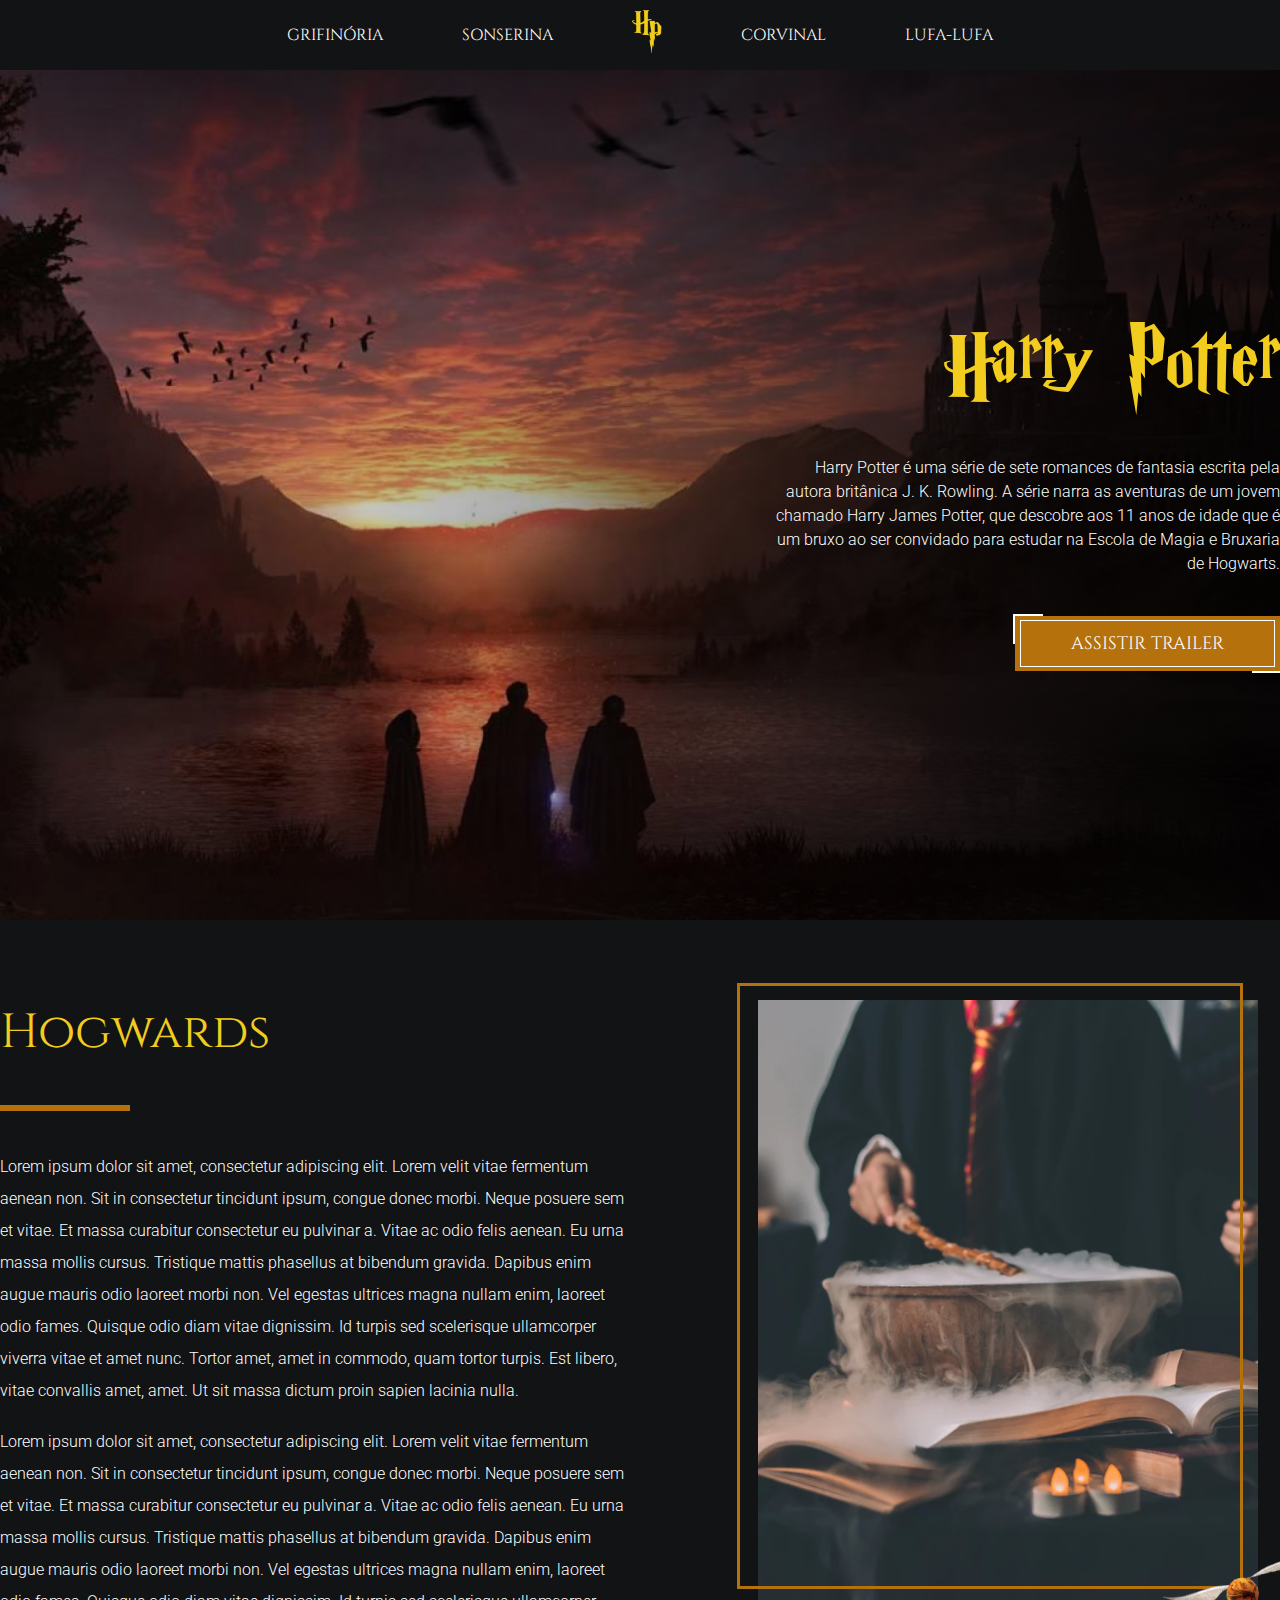
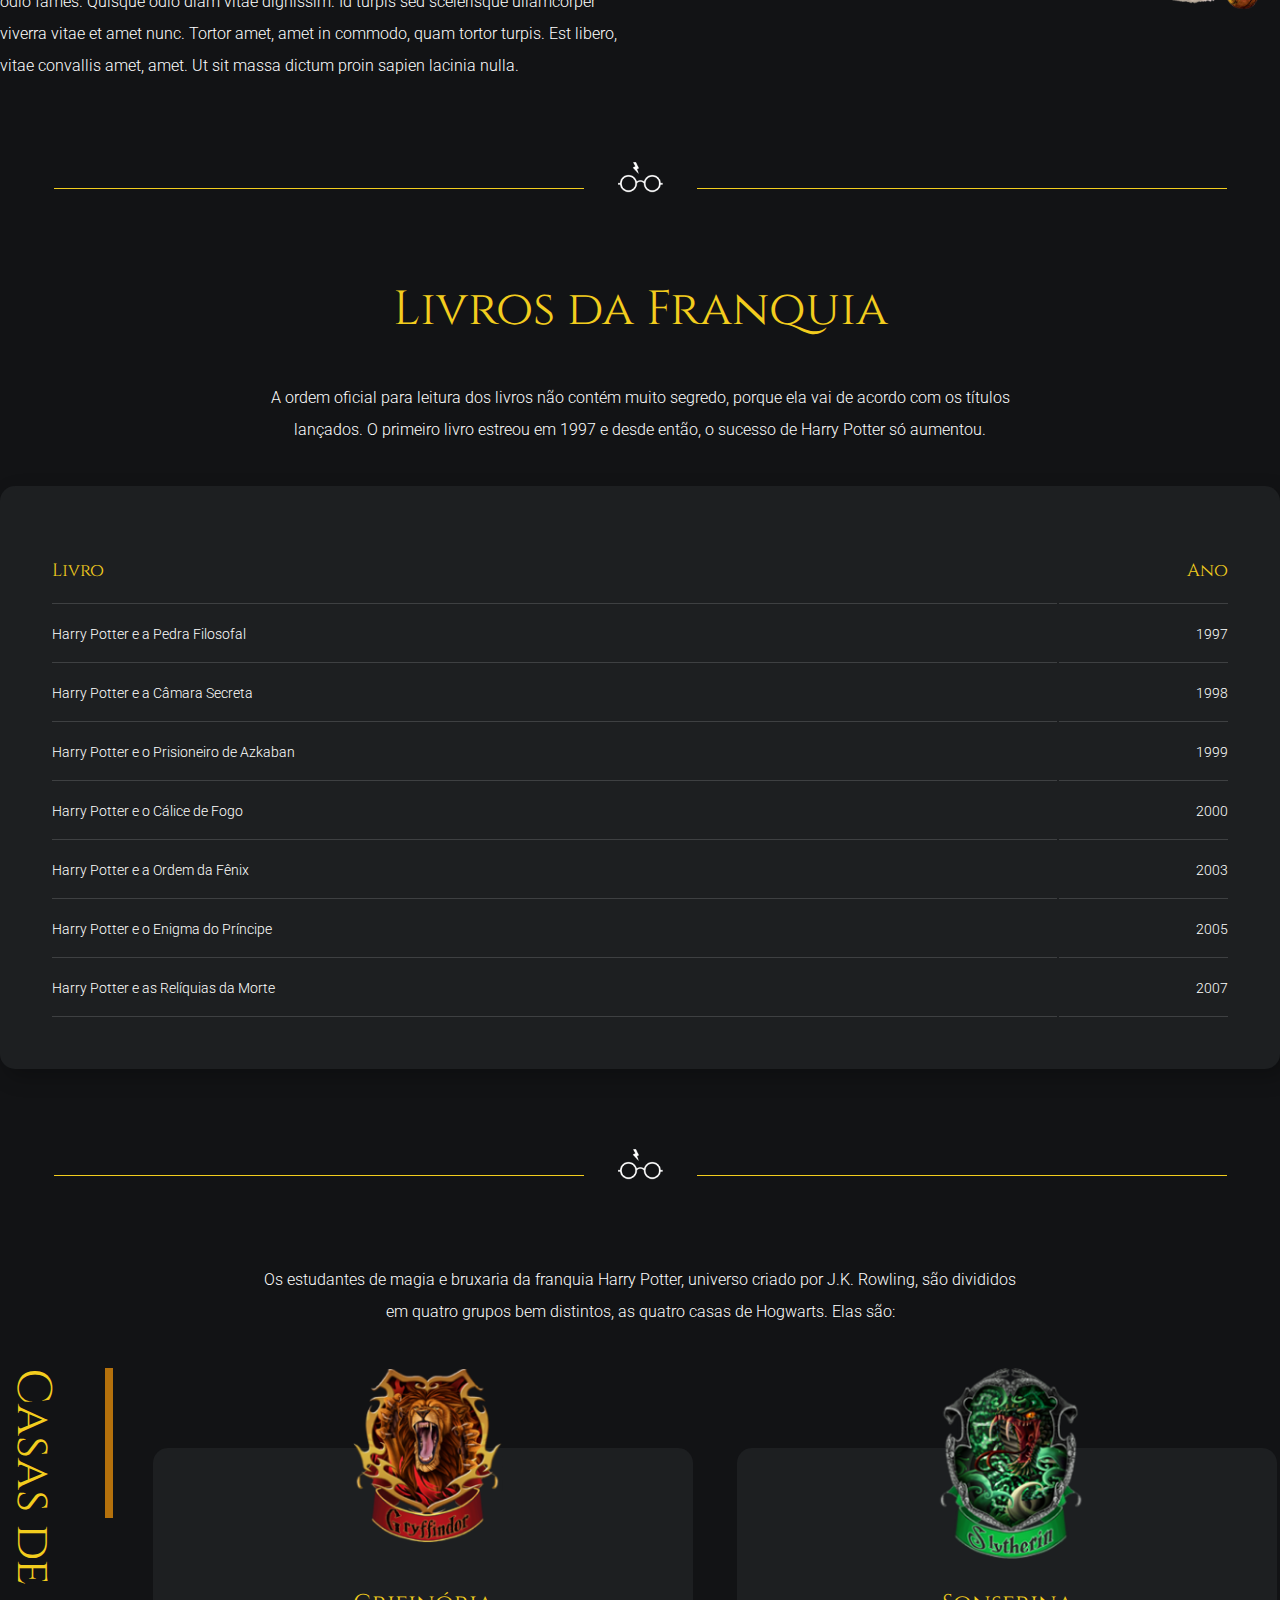
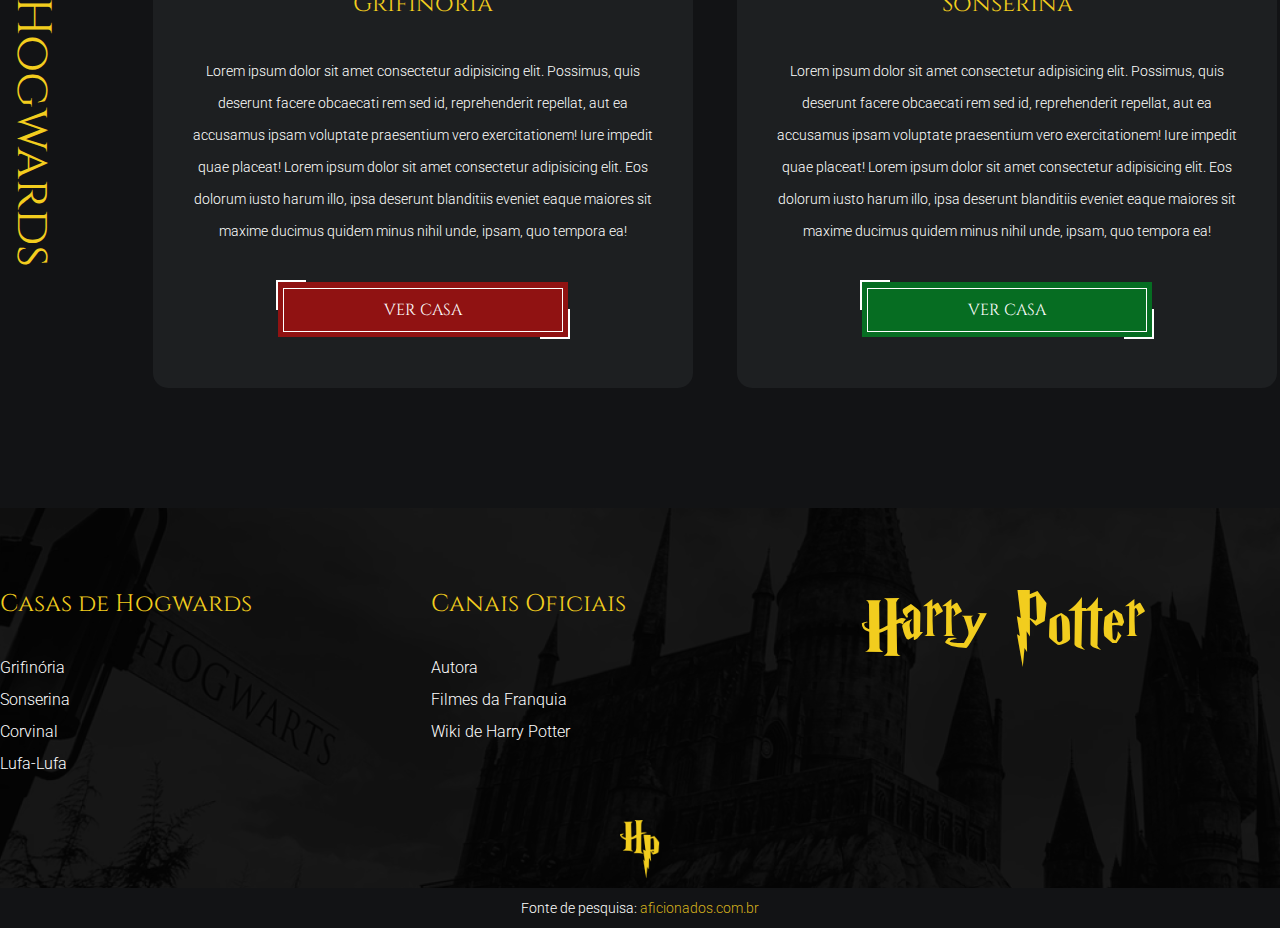
<file: index.html>
<!DOCTYPE html>
<html lang="pt-BR">
<head>
  <meta charset="UTF-8">
  <meta http-equiv="X-UA-Compatible" content="IE=edge">
  <meta name="viewport" content="width=device-width, initial-scale=1.0">
  <title>Harry Potter</title>

  <link rel="stylesheet" href="/css/global.css">
  <link rel="stylesheet" href="/css/home-styles.css">
</head>
<body>
  <!-- NAVBAR - MENU -->

  <nav class="navbar">
    <ul>
      <li><a class="nav-item" href="/grifinoria.html">Grifinória</a></li>
      <li><a class="nav-item" href="/sonserina.html">Sonserina</a></li>
      
      <li>
        <a class="nav-item" href="/">
          <img class="logo" src="/assets/images/logo-hp-yellow.png" alt="Harry Potter">
        </a>
      </li>
      
      <li><a class="nav-item" href="/corvinal.html">Corvinal</a></li>
      <li><a class="nav-item" href="/lufa-lufa.html">Lufa-Lufa</a></li>
    </ul>
  </nav> 

  <!-- HEADER - BANNER -->
  <header class="banner">
    <div class="banner-gradient-mask"></div>
    <div class="container">
      <h1>Harry Potter</h1>
      <p>Harry Potter é uma série de sete romances de fantasia escrita pela autora britânica J. K. Rowling. A série narra as aventuras de um jovem chamado Harry James Potter, que descobre aos 11 anos de idade que é um bruxo ao ser convidado para estudar na Escola de Magia e Bruxaria de Hogwarts. </p>
  
      <div class="button-wrapper">
        <div class="button-detail button-detail-left"></div>
        <button>
          <span>Assistir Trailer</span>
        </button>
        <div class="button-detail button-detail-right"></div>
      </div>
  </header>

  <main>
    <!-- SECTION: HOGWARDS -->

    <section class="section container" id="section-hogwards">
      <div class="infos">
        <h2>Hogwards</h2>
        <div class="title-divider"></div>
        <p>Lorem ipsum dolor sit amet, consectetur adipiscing elit. Lorem velit vitae fermentum aenean non. Sit in consectetur tincidunt ipsum, congue donec morbi. Neque posuere sem et vitae. Et massa curabitur consectetur eu pulvinar a. Vitae ac odio felis aenean. Eu urna massa mollis cursus. Tristique mattis phasellus at bibendum gravida. Dapibus enim augue mauris odio laoreet morbi non. Vel egestas ultrices magna nullam enim, laoreet odio fames.
          Quisque odio diam vitae dignissim. Id turpis sed scelerisque ullamcorper viverra vitae et amet nunc. Tortor amet, amet in commodo, quam tortor turpis. Est libero, vitae convallis amet, amet. Ut sit massa dictum proin sapien lacinia nulla.</p>
        <br>
        <p>Lorem ipsum dolor sit amet, consectetur adipiscing elit. Lorem velit vitae fermentum aenean non. Sit in consectetur tincidunt ipsum, congue donec morbi. Neque posuere sem et vitae. Et massa curabitur consectetur eu pulvinar a. Vitae ac odio felis aenean. Eu urna massa mollis cursus. Tristique mattis phasellus at bibendum gravida. Dapibus enim augue mauris odio laoreet morbi non. Vel egestas ultrices magna nullam enim, laoreet odio fames.
          Quisque odio diam vitae dignissim. Id turpis sed scelerisque ullamcorper viverra vitae et amet nunc. Tortor amet, amet in commodo, quam tortor turpis. Est libero, vitae convallis amet, amet. Ut sit massa dictum proin sapien lacinia nulla.</p>
      </div>

      <div class="section-image">
        <div class="image-frame"></div>
        <img src="/assets/images/hogwards.png" alt="Hogwards">
        <img src="/assets/images/pomo.png" alt="Pomo de ouro" class="frame-detail">
      </div>
    </section>

    <!-- SECTION DIVIDER -->

    <div class="section-divider container">
      <div class="section-divider-border"></div>
      <img src="/assets/images/harry-potter-icon.png" class="divider-icon">
      <div class="section-divider-border"></div>
    </div>

    <!-- SECTION: BOOKS -->

    <section class="section container" id="section-books">
      <h2>Livros da Franquia</h2>
      <p>A ordem oficial para leitura dos livros não contém muito segredo, porque ela vai de acordo com os títulos lançados. O primeiro livro estreou em 1997 e desde então, o sucesso de Harry Potter só aumentou.</p>
    
      <table>
        <thead>
          <tr>
            <th class="align-left">Livro</th>
            <th class="align-right">Ano</th>
          </tr>
        </thead>

        <tbody>
          <tr>
            <td class="align-left">Harry Potter e a Pedra Filosofal</td>
            <td class="align-right">1997</td>
          </tr>
          <tr>
            <td class="align-left">Harry Potter e a Câmara Secreta</td>
            <td class="align-right">1998</td>
          </tr>
          <tr>
            <td class="align-left">Harry Potter e o Prisioneiro de Azkaban</td>
            <td class="align-right">1999</td>
          </tr>
          <tr>
            <td class="align-left">Harry Potter e o Cálice de Fogo</td>
            <td class="align-right">2000</td>
          </tr>
          <tr>
            <td class="align-left">Harry Potter e a Ordem da Fênix</td>
            <td class="align-right">2003</td>
          </tr>
          <tr>
            <td class="align-left">Harry Potter e o Enigma do Príncipe</td>
            <td class="align-right">2005</td>
          </tr>
          <tr>
            <td class="align-left">Harry Potter e as Relíquias da Morte</td>
            <td class="align-right">2007</td>
          </tr>
        </tbody>
      </table>
    </section>

    <!-- SECTION DIVIDER -->

    <div class="section-divider container">
      <div class="section-divider-border"></div>
      <img src="/assets/images/harry-potter-icon.png" class="divider-icon">
      <div class="section-divider-border"></div>
    </div>

    <!-- SECTION: HOUSES -->

    <section class="section container" id="section-houses">
      <p>
        Os estudantes de magia e bruxaria da franquia Harry Potter, universo criado por J.K. Rowling, são divididos em quatro grupos bem distintos, as quatro casas de Hogwarts. Elas são:
      </p>

      <div class="infos">
        <h2>Casas de Hogwards</h2>
        <div class="title-divider-vertical"></div>

        <div class="houses">
          <!-- Grifinória -->
          <div class="card" id="grifinoria">
            <img src="/assets/images/grifinoria-logo-01.png" alt="Grifinória">
  
            <div class="card-info">
              <h3>Grifinória</h3>
  
              <p>Lorem ipsum dolor sit amet consectetur adipisicing elit. Possimus, quis deserunt facere obcaecati rem sed id, reprehenderit repellat, aut ea accusamus ipsam voluptate praesentium vero exercitationem! Iure impedit quae placeat! Lorem ipsum dolor sit amet consectetur adipisicing elit. Eos dolorum iusto harum illo, ipsa deserunt blanditiis eveniet eaque maiores sit maxime ducimus quidem minus nihil unde, ipsam, quo tempora ea!</p>
            
              <a href="/grifinoria.html">
                <div class="button-wrapper">
                  <div class="button-detail button-detail-left"></div>
                  <button><span>Ver Casa</span></button>
                  <div class="button-detail button-detail-right"></div>
                </div>
              </a>
            </div>
          </div>
  
           <!-- Sonserina -->
           <div class="card" id="sonserina">
            <img src="/assets/images/sonserina-logo-01.png" alt="Sonserina">
  
            <div class="card-info">
              <h3>Sonserina</h3>
  
              <p>Lorem ipsum dolor sit amet consectetur adipisicing elit. Possimus, quis deserunt facere obcaecati rem sed id, reprehenderit repellat, aut ea accusamus ipsam voluptate praesentium vero exercitationem! Iure impedit quae placeat! Lorem ipsum dolor sit amet consectetur adipisicing elit. Eos dolorum iusto harum illo, ipsa deserunt blanditiis eveniet eaque maiores sit maxime ducimus quidem minus nihil unde, ipsam, quo tempora ea!</p>
            
              <a href="/sonserina.html">
                <div class="button-wrapper">
                  <div class="button-detail button-detail-left"></div>
                  <button><span>Ver Casa</span></button>
                  <div class="button-detail button-detail-right"></div>
                </div>
              </a>
            </div>
          </div>
  
          <!-- Corvinal -->
          <div class="card" id="corvinal">
            <img src="/assets/images/corvinal-logo-01.png" alt="Corvinal">
  
            <div class="card-info">
              <h3>Corvinal</h3>
  
              <p>Lorem ipsum dolor sit amet consectetur adipisicing elit. Possimus, quis deserunt facere obcaecati rem sed id, reprehenderit repellat, aut ea accusamus ipsam voluptate praesentium vero exercitationem! Iure impedit quae placeat! Lorem ipsum dolor sit amet consectetur adipisicing elit. Eos dolorum iusto harum illo, ipsa deserunt blanditiis eveniet eaque maiores sit maxime ducimus quidem minus nihil unde, ipsam, quo tempora ea!</p>
            
              <a href="/corvinal.html">
                <div class="button-wrapper">
                  <div class="button-detail button-detail-left"></div>
                  <button><span>Ver Casa</span></button>
                  <div class="button-detail button-detail-right"></div>
                </div>
              </a>
            </div>
          </div>
  
          <!-- Lufa-Lufa -->
          <div class="card" id="lufa-lufa">
            <img src="/assets/images/lufa-lufa-logo-01.png" alt="Lufa-Lufa">
  
            <div class="card-info">
              <h3>Lufa-Lufa</h3>
  
              <p>Lorem ipsum dolor sit amet consectetur adipisicing elit. Possimus, quis deserunt facere obcaecati rem sed id, reprehenderit repellat, aut ea accusamus ipsam voluptate praesentium vero exercitationem! Iure impedit quae placeat! Lorem ipsum dolor sit amet consectetur adipisicing elit. Eos dolorum iusto harum illo, ipsa deserunt blanditiis eveniet eaque maiores sit maxime ducimus quidem minus nihil unde, ipsam, quo tempora ea!</p>
            
              <a href="/lufa-lufa.html">
                <div class="button-wrapper">
                  <div class="button-detail button-detail-left"></div>
                  <button><span>Ver Casa</span></button>
                  <div class="button-detail button-detail-right"></div>
                </div>
              </a>
            </div>
          </div>
        </div>
      </div>
    </section>
  </main>

  <footer>
    <div class="footer-links container">
      <div class="footer-list">
        <h3>Casas de Hogwards</h3>
  
        <ul>
          <li><a href="/grifinoria.html">Grifinória</a></li>
          <li><a href="/sonserina.html">Sonserina</a></li>
          <li><a href="/corvinal.html">Corvinal</a></li>
          <li><a href="/lufa-lufa.html">Lufa-Lufa</a></li>
        </ul>
      </div>
  
      <div class="footer-list">
        <h3>Canais Oficiais</h3>
  
        <ul>
          <li><a href="/">Autora</a></li>
          <li><a href="/">Filmes da Franquia</a></li>
          <li><a href="/">Wiki de Harry Potter</a></li>
        </ul>
      </div>
  
      <div class="footer-logo">
        <h1>Harry Potter</h1>
      </div>
    </div>

    <div class="icon">
      <img src="/assets/images/logo-hp-yellow.png" alt="Harry Potter">
    </div>

    <div class="research-source">
      Fonte de pesquisa: <a href="http://www.aficionados.com.br" target="_blank">aficionados.com.br</a>
    </div>
  </footer>
</body>
</html>
</file>
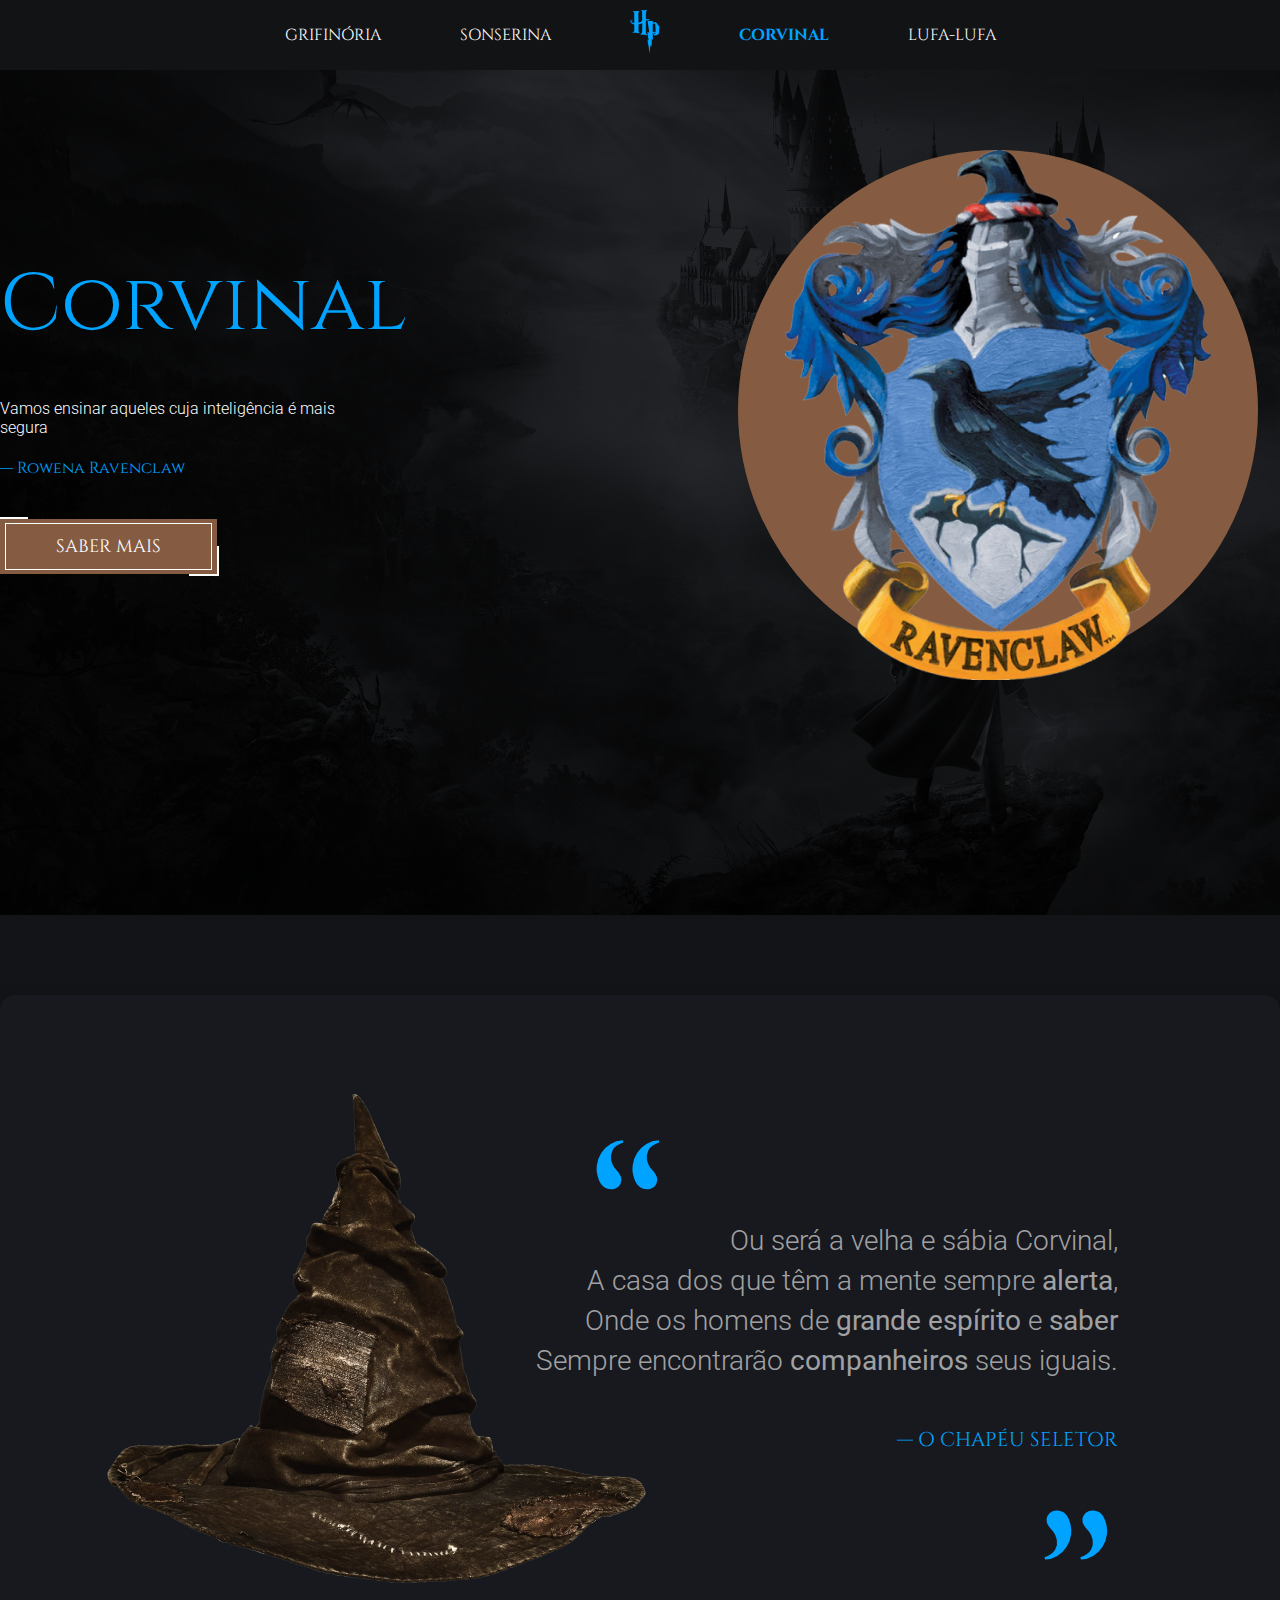
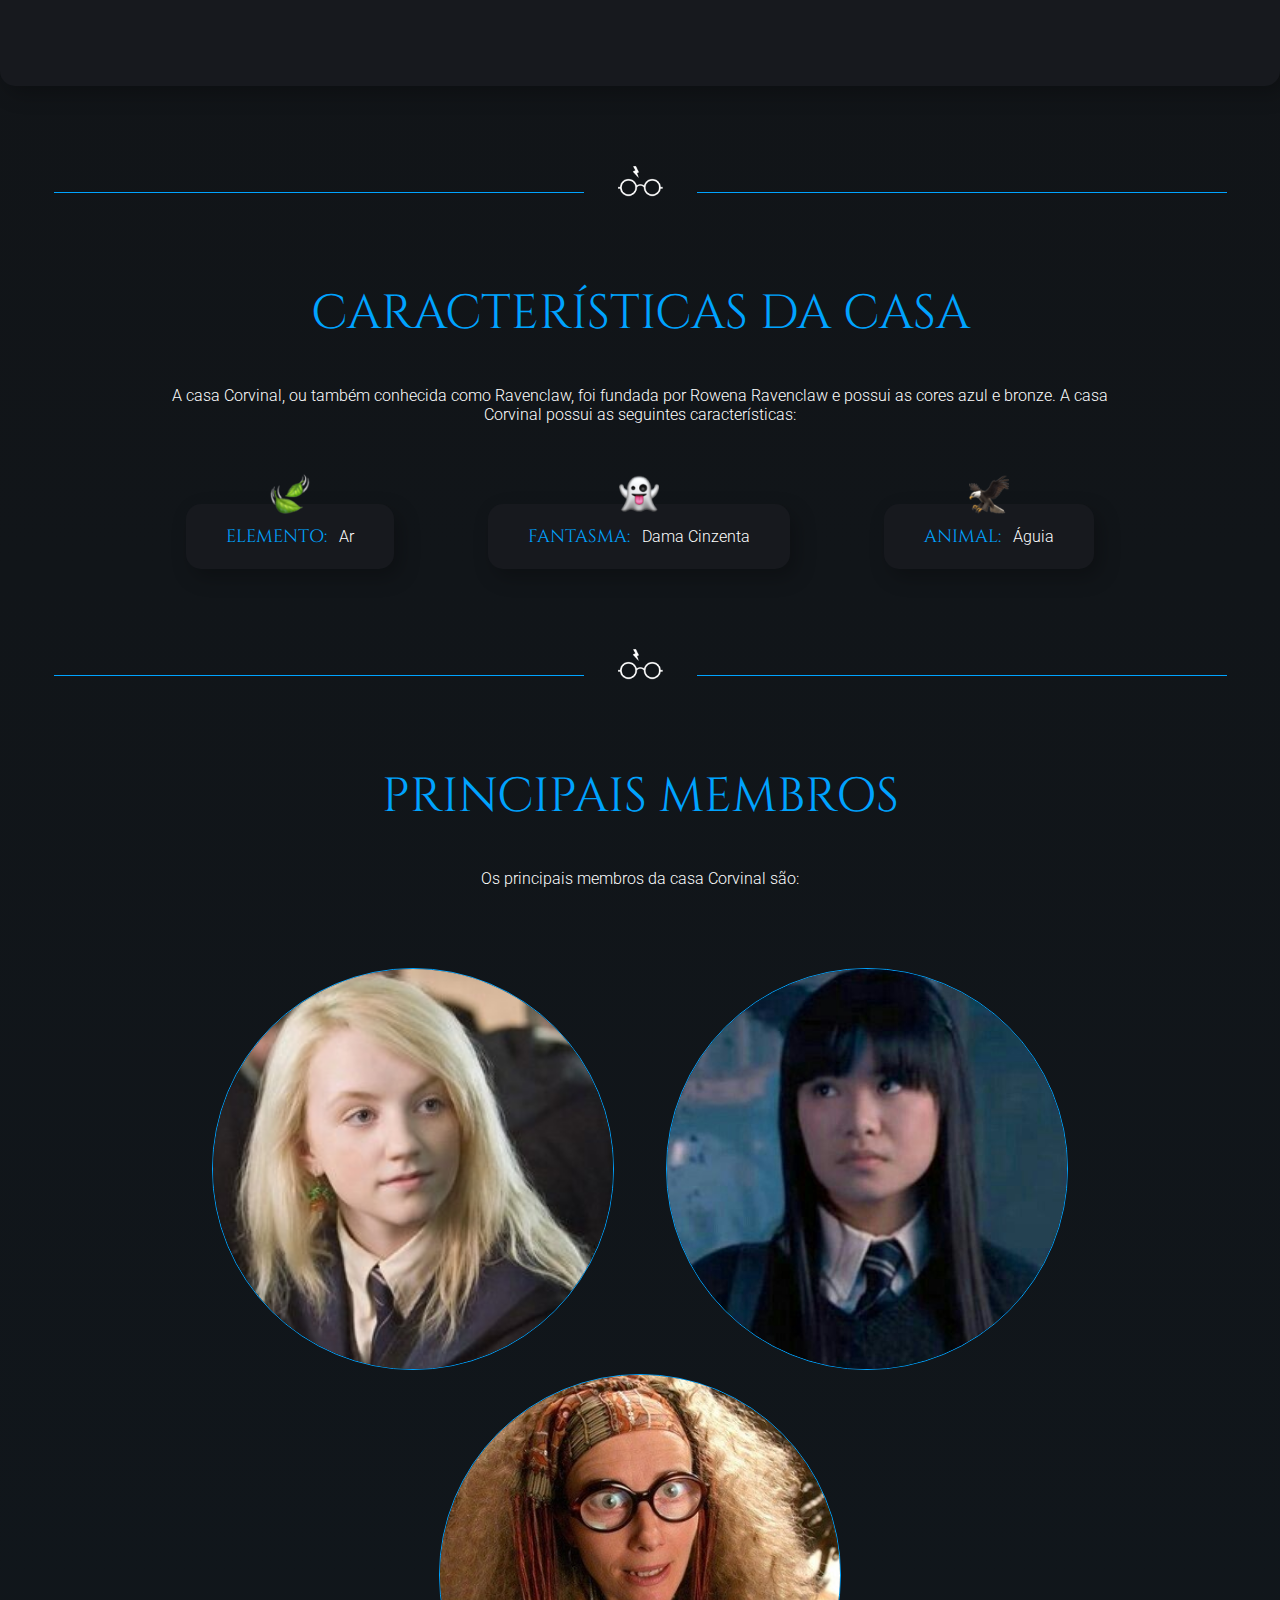
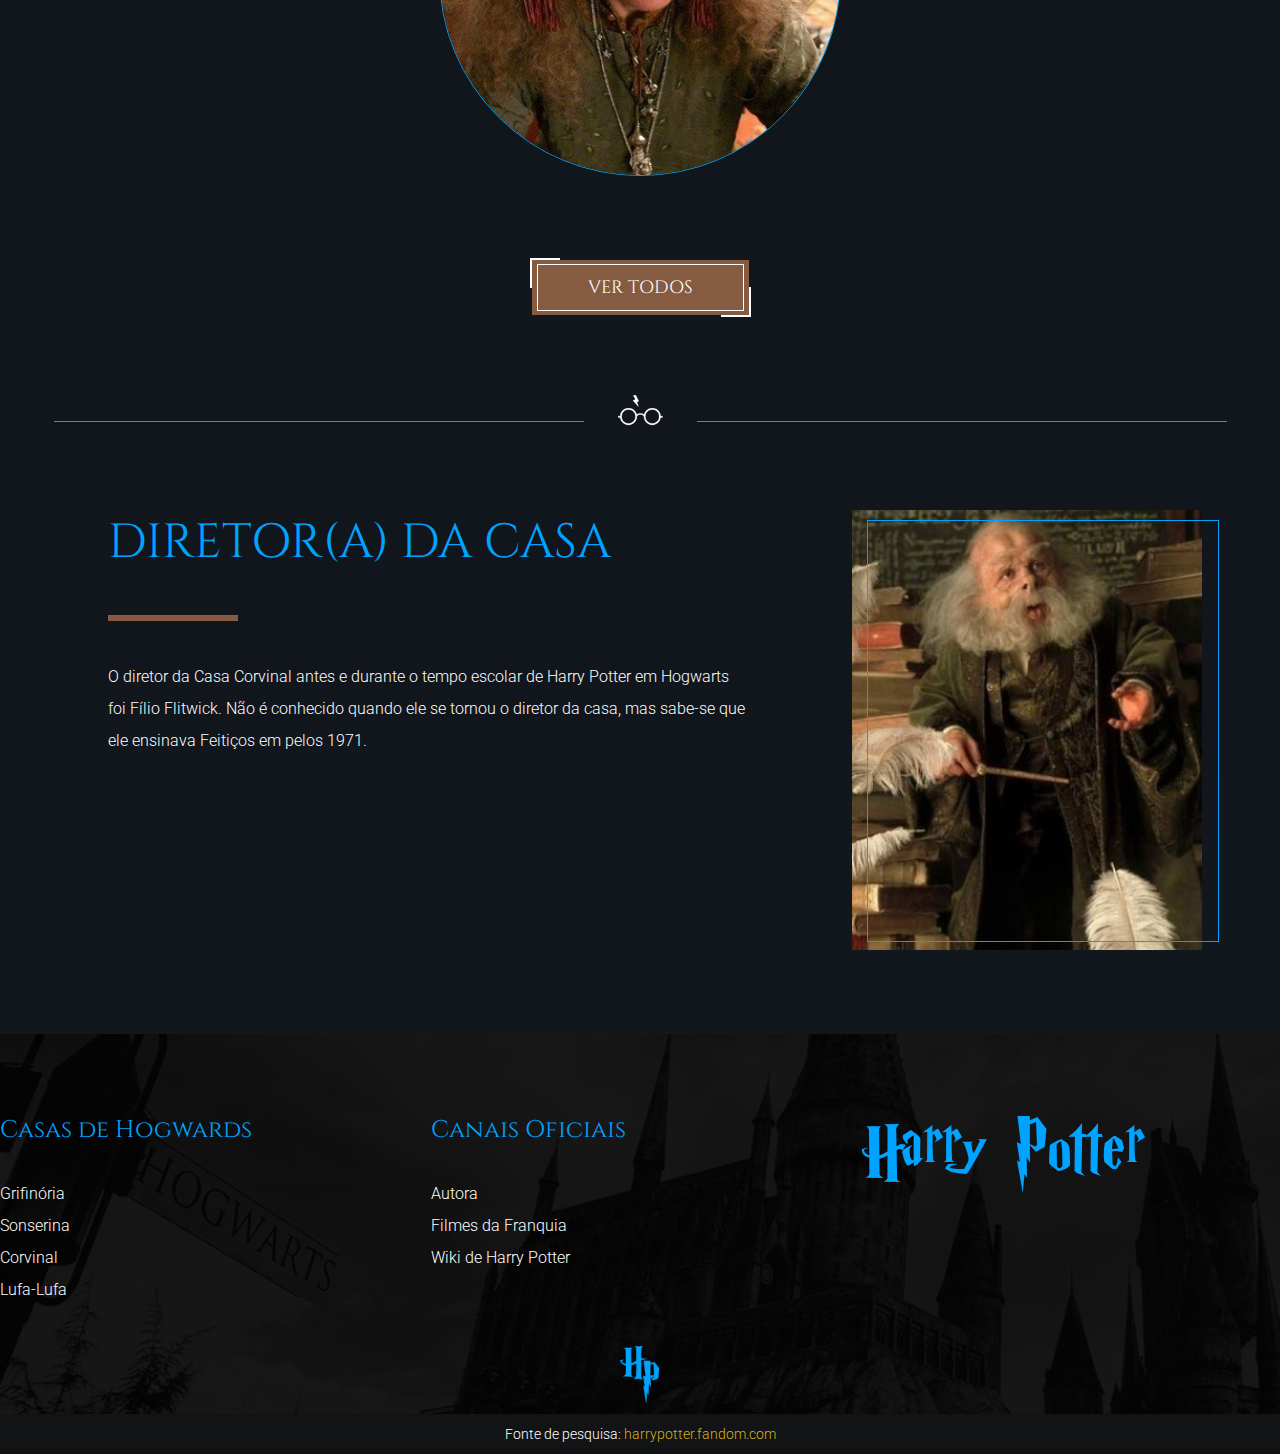
<file: corvinal.html>
<!DOCTYPE html>
<html lang="pt-BR">
<head>
  <meta charset="UTF-8">
  <meta http-equiv="X-UA-Compatible" content="IE=edge">
  <meta name="viewport" content="width=device-width, initial-scale=1.0">
  
  <link rel="stylesheet" href="css/global.css">
  <link rel="stylesheet" href="/css/houses-styles.css">
  
  <title>Harry Potter | Grifinória</title>
</head>
<body id="page-house-ravenclaw">

  <!-- NAVBAR - MENU -->

  <nav class="navbar">
    <ul>
      <li><a class="nav-item " href="/grifinoria.html">Grifinória</a></li>
      <li><a class="nav-item" href="/sonserina.html">Sonserina</a></li>
      
      <li>
        <a class="nav-item" href="/">
          <img class="logo" src="/assets/images/logo-hp-blue.png" alt="Harry Potter">
        </a>
      </li>
      
      <li><a class="nav-item active" href="/corvinal.html">Corvinal</a></li>
      <li><a class="nav-item" href="/lufa-lufa.html">Lufa-Lufa</a></li>
    </ul>
  </nav> 

   <!-- HEADER - BANNER -->

   <header class="banner">
    <div class="container">
      <div class="header-infos">
        <h1>Corvinal</h1>
        <p>Vamos ensinar aqueles cuja inteligência é mais segura</p>
        <p class="author">— Rowena Ravenclaw</p>
        <div class="button-wrapper">
          <div class="button-detail button-detail-left"></div>
          <button><span>Saber Mais</span></button>
          <div class="button-detail button-detail-right"></div>
        </div>
      </div>
      <div class="header-infos house-logo">
        <div class="circle-wrapper">
          <img src="/assets/images/house-ravenclaw-header.png" alt="Corvinal">
        </div>
      </div>
    </div>
  </header>

  <main>
    <!-- SECTION SELECTOR HAT QUOTE -->

    <section class="section container" id="selector-hat-quote">
      <div class="card">
        <div class="selector-hat">
          <img src="/assets/images/selector-hat.png" alt="Chapéu Seletor">
        </div>
        <div class="quote">
          <span class="quote-icon left">“</span>
          <p>Ou será a velha e sábia Corvinal, <br>
            A casa dos que têm a mente sempre <b>alerta</b>, <br>
            Onde os homens de <b>grande espírito</b> e <b>saber</b> <br>
            Sempre encontrarão <b>companheiros</b> seus iguais.
          </p> <br>
          <p class="author">— o chapéu seletor</p>
          <span class="quote-icon right">”</span>
        </div>
      </div>
    </section>

    <!-- SECTION DIVIDER -->

    <div class="section-divider container">
      <div class="section-divider-border"></div>
      <img src="/assets/images/harry-potter-icon.png" class="divider-icon">
      <div class="section-divider-border"></div>
    </div>

    <!-- SECTION HOUSE FEATURES -->

    <section class="section container" id="section-house-features">
      <h2>Características da Casa</h2>
      <p class="description">A casa Corvinal, ou também conhecida como Ravenclaw, foi fundada por Rowena Ravenclaw e possui as cores azul e bronze. A casa Corvinal possui as seguintes características:</p>
    
      <div class="house-features-container">
        <div class="card">
          <div class="icon"><img src="/assets/images/emoji-wind.png" alt="Ar"></div>
          <span class="feature">Elemento:</span>
          <span class="feature-value">Ar</span>
        </div>
        <div class="card" id="ghost">
          <div class="icon"><img src="/assets/images/emoji-ghost.png" alt="Fantasma"></div>
          <span class="feature">Fantasma:</span>
          <span class="feature-value">Dama Cinzenta</span>
        </div>
        <div class="card">
          <div class="icon"><img src="/assets/images/emoji-eagle.png" alt="Águia"></div>
          <span class="feature">Animal:</span>
          <span class="feature-value">Águia</span>
        </div>
      </div>
    </section>

    <!-- SECTION DIVIDER -->

    <div class="section-divider container">
      <div class="section-divider-border"></div>
      <img src="/assets/images/harry-potter-icon.png" class="divider-icon">
      <div class="section-divider-border"></div>
    </div>

    <!-- SECTION MEMBERS -->

    <section class="section container" id="section-house-members">
      <h2>Principais Membros</h2>
      <p class="description">Os principais membros da casa Corvinal são:</p>
    
      <div class="members">
        <div class="member-picture">
          <img src="/assets/images/house-members/member_ravenclaw_01.jpg" alt="Luna Lovegood">
        </div>

        <div class="member-picture">
          <img src="/assets/images/house-members/member_ravenclaw_02.jpg" alt="Cho Chang">
        </div>

        <div class="member-picture">
          <img src="/assets/images/house-members/member_ravenclaw_03.jpg" alt="Sibila Trelawney">
        </div>
      </div>

      <div class="actions">
        <div class="button-wrapper">
          <div class="button-detail button-detail-left"></div>
          <button>
            <span>Ver Todos</span>
          </button>
          <div class="button-detail button-detail-right"></div>
        </div>
      </div>
    </section>

    <!-- SECTION DIVIDER -->

    <div class="section-divider container">
      <div class="section-divider-border"></div>
      <img src="/assets/images/harry-potter-icon.png" class="divider-icon">
      <div class="section-divider-border"></div>
    </div>

    <!-- SECTION HOUSE DIRECTOR  -->

    <section class="section container" id="section-house-director">
      <div class="infos">
        <h2>Diretor(a) da Casa</h2>
        <div class="title-divider"></div>
        <p>O diretor da Casa Corvinal antes e durante o tempo escolar de Harry Potter em Hogwarts foi Fílio Flitwick. Não é conhecido quando ele se tornou o diretor da casa, mas sabe-se que ele ensinava Feitiços em pelos 1971.</p>
      </div>

      <div class="section-image">
        <div class="image-frame"></div>
        <img src="/assets/images/house-members/ravenclaw-director.png" alt="Fílio Flitwick">
      </div>
    </section>
  </main>

   <!-- FOOTER -->

   <footer>
    <div class="footer-links container">
      <div class="footer-list">
        <h3>Casas de Hogwards</h3>
  
        <ul>
          <li><a href="/grifinoria.html">Grifinória</a></li>
          <li><a href="/sonserina.html">Sonserina</a></li>
          <li><a href="/corvinal.html">Corvinal</a></li>
          <li><a href="/lufa-lufa.html">Lufa-Lufa</a></li>
        </ul>
      </div>
  
      <div class="footer-list">
        <h3>Canais Oficiais</h3>
  
        <ul>
          <li><a href="/">Autora</a></li>
          <li><a href="/">Filmes da Franquia</a></li>
          <li><a href="/">Wiki de Harry Potter</a></li>
        </ul>
      </div>
  
      <div class="footer-logo">
        <h1>Harry Potter</h1>
      </div>
    </div>

    <div class="icon">
      <img src="/assets/images/logo-hp-blue.png" alt="Harry Potter">
    </div>

    <div class="research-source">
      Fonte de pesquisa: <a href="http://www.harrypotter.fandom.com" target="_blank">harrypotter.fandom.com</a>
    </div>
  </footer>
</body>
</html>
</file>
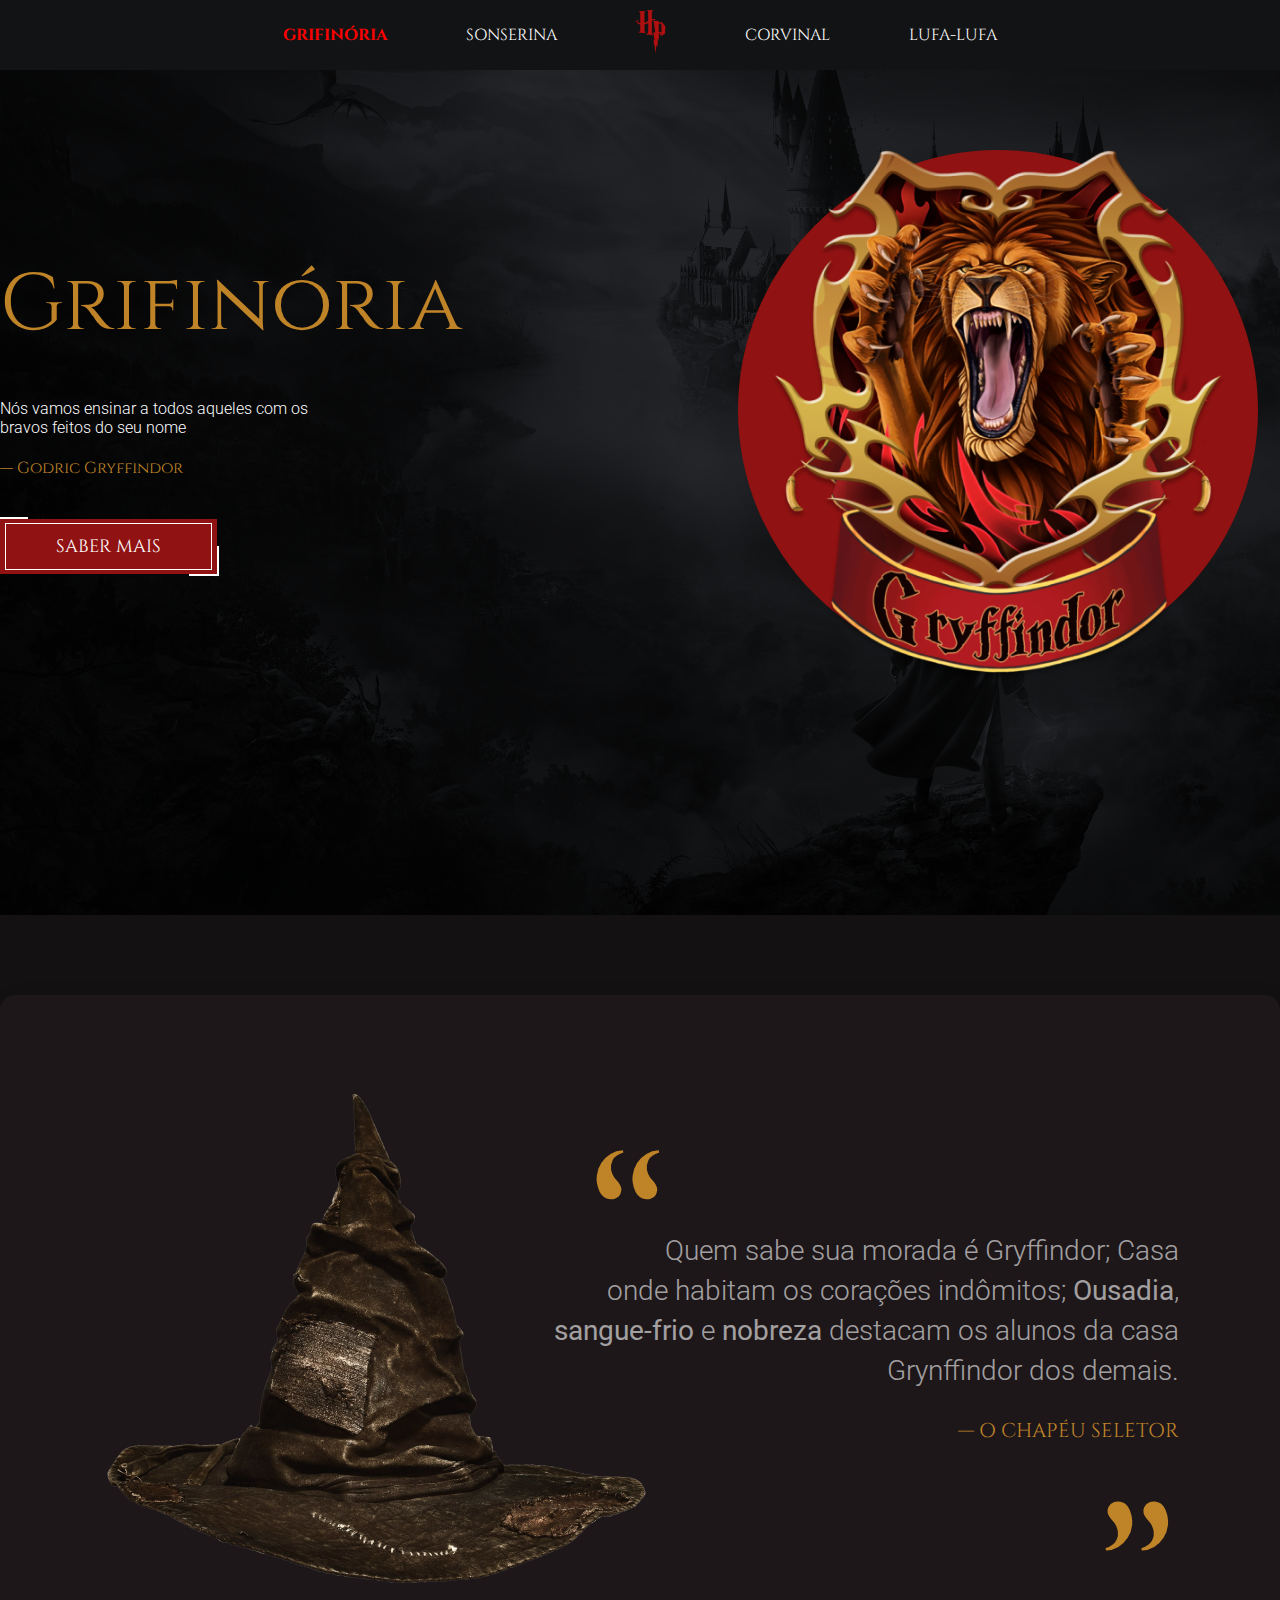
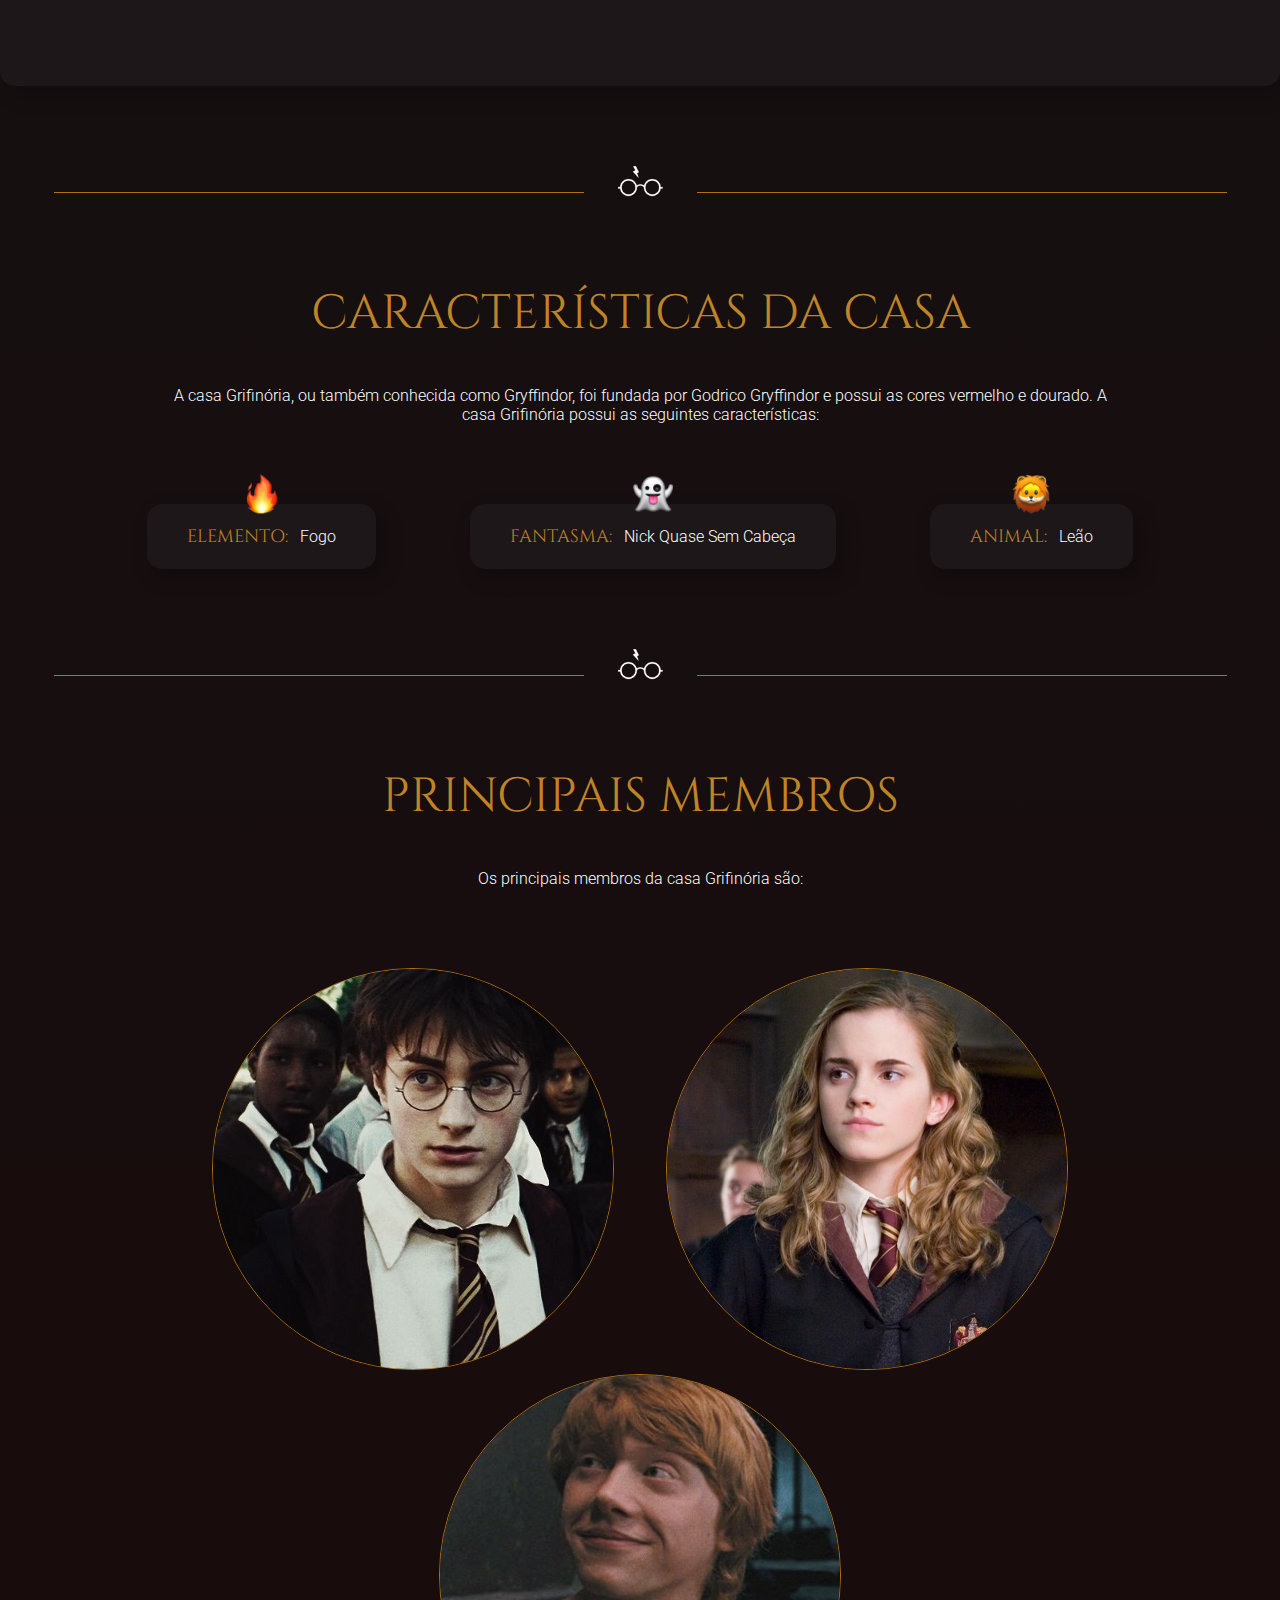
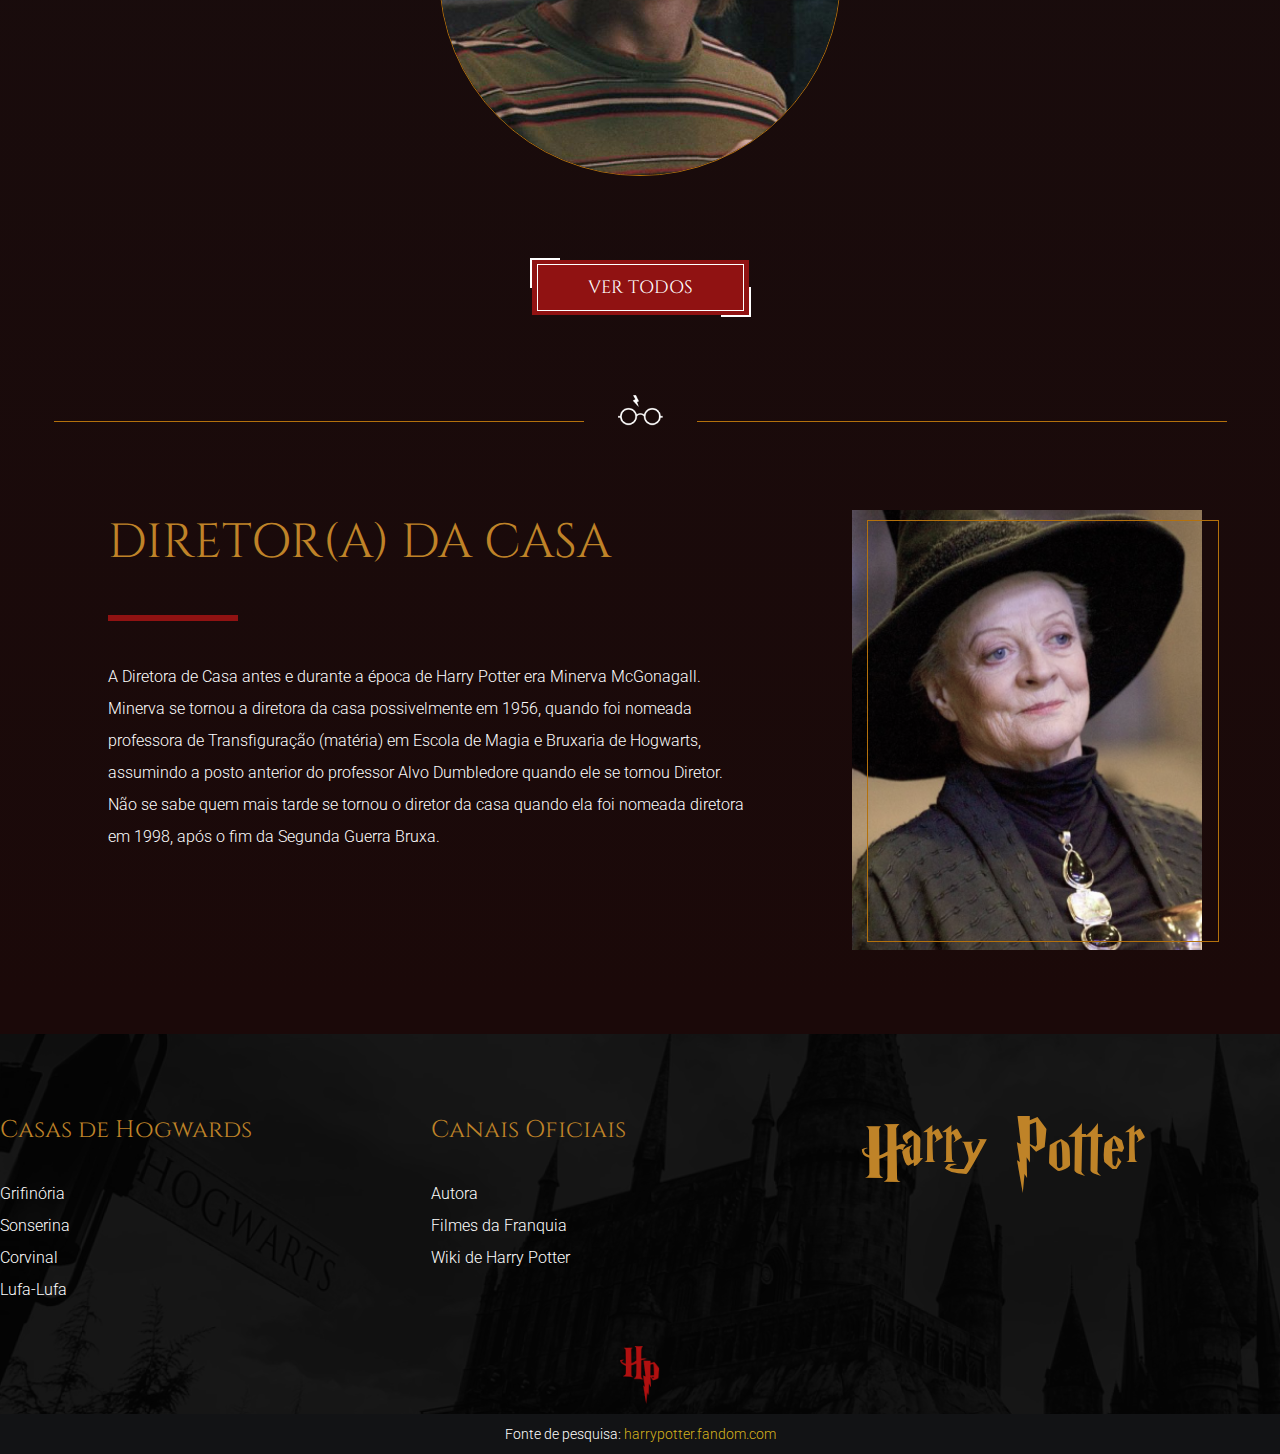
<file: grifinoria.html>
<!DOCTYPE html>
<html lang="pt-BR">
<head>
  <meta charset="UTF-8">
  <meta http-equiv="X-UA-Compatible" content="IE=edge">
  <meta name="viewport" content="width=device-width, initial-scale=1.0">
  <title>Grifinória</title>

  <link rel="stylesheet" href="/css/global.css">
  <link rel="stylesheet" href="/css/houses-styles.css">
</head>
<body id="page-house-gryffindor">
  <!-- NAVBAR - MENU -->

  <nav class="navbar">
    <ul>
      <li><a class="nav-item active" href="/grifinoria.html">Grifinória</a></li>
      <li><a class="nav-item" href="/sonserina.html">Sonserina</a></li>
      
      <li>
        <a class="nav-item" href="/">
          <img class="logo" src="/assets/images/logo-hp-red.png" alt="Harry Potter">
        </a>
      </li>
      
      <li><a class="nav-item" href="/corvinal.html">Corvinal</a></li>
      <li><a class="nav-item" href="/lufa-lufa.html">Lufa-Lufa</a></li>
    </ul>
  </nav> 

  <!-- HEADER - BANNER -->

  <header class="banner">
    <div class="container">
      <div class="header-infos">
        <h1>Grifinória</h1>
        <p>Nós vamos ensinar a todos aqueles com os bravos feitos do seu nome</p>
        <p class="author">— godric gryffindor</p>
        <div class="button-wrapper">
          <div class="button-detail button-detail-left"></div>
          <button>
            <span>Saber Mais</span>
          </button>
          <div class="button-detail button-detail-right"></div>
        </div>
      </div>
      <div class="header-infos house-logo">
        <div class="circle-wrapper">
          <img src="/assets/images/house-gryffindor-header.png" alt="Grifinória">
        </div>
      </div>
    </div>
  </header>

  <main>
    <!-- SECTION SELECTOR HAT QUOTE -->

    <section class="section container" id="selector-hat-quote">
      <div class="card">
        <div class="selector-hat">
          <img src="/assets/images/selector-hat.png" alt="Chapéu Seletor">
        </div>
        <div class="quote">
          <span class="quote-icon left">“</span>
          <p>Quem sabe sua morada é Gryffindor; Casa onde habitam os corações indômitos; <b>Ousadia</b>, <b>sangue-frio</b> e <b>nobreza</b> destacam os alunos da casa Grynffindor dos demais.</p>
          <p class="author">— o chapéu seletor</p>
          <span class="quote-icon right">”</span>
        </div>
      </div>
    </section>

    <!-- SECTION DIVIDER -->

    <div class="section-divider container">
      <div class="section-divider-border"></div>
      <img src="/assets/images/harry-potter-icon.png" class="divider-icon">
      <div class="section-divider-border"></div>
    </div>

    <!-- SECTION HOUSE FEATURES -->

    <section class="section container" id="section-house-features">
      <h2>Características da Casa</h2>
      <p class="description">A casa Grifinória, ou também conhecida como Gryffindor, foi fundada por Godrico Gryffindor e possui as cores vermelho e dourado. A casa Grifinória possui as seguintes características:</p>
    
      <div class="house-features-container">
        <div class="card">
          <div class="icon"><img src="/assets/images/emoji-fire.png" alt="Fogo"></div>
          <span class="feature">Elemento:</span>
          <span class="feature-value">Fogo</span>
        </div>
        <div class="card" id="ghost">
          <div class="icon"><img src="/assets/images/emoji-ghost.png" alt="Fantasma"></div>
          <span class="feature">Fantasma:</span>
          <span class="feature-value">Nick Quase Sem Cabeça</span>
        </div>
        <div class="card">
          <div class="icon"><img src="/assets/images/emoji-lion.png" alt="Leão"></div>
          <span class="feature">Animal:</span>
          <span class="feature-value">Leão</span>
        </div>
      </div>
    </section>

    <!-- SECTION DIVIDER -->

    <div class="section-divider container">
      <div class="section-divider-border"></div>
      <img src="/assets/images/harry-potter-icon.png" class="divider-icon">
      <div class="section-divider-border"></div>
    </div>

    <!-- SECTION MEMBERS -->

    <section class="section container" id="section-house-members">
      <h2>Principais Membros</h2>
      <p class="description">Os principais membros da casa Grifinória são:</p>
    
      <div class="members">
        <div class="member-picture">
          <img src="/assets/images/house-members/member_gryffindor_01.jpg" alt="Harry Potter">
        </div>

        <div class="member-picture">
          <img src="/assets/images/house-members/member_gryffindor_02.jpg" alt="Hermione Granger">
        </div>

        <div class="member-picture">
          <img src="/assets/images/house-members/member_gryffindor_03.jpg" alt="Ron Wesley">
        </div>
      </div>

      <div class="actions">
        <div class="button-wrapper">
          <div class="button-detail button-detail-left"></div>
          <button>
            <span>Ver todos</span>
          </button>
          <div class="button-detail button-detail-right"></div>
        </div>
      </div>
    </section>
    
    <!-- SECTION DIVIDER -->

    <div class="section-divider container">
      <div class="section-divider-border"></div>
      <img src="/assets/images/harry-potter-icon.png" class="divider-icon">
      <div class="section-divider-border"></div>
    </div>

    <!-- SECTION HOUSE DIRECTOR  -->

    <section class="section container" id="section-house-director">
      <div class="infos">
        <h2>Diretor(a) da Casa</h2>
        <div class="title-divider"></div>
        <p>A Diretora de Casa antes e durante a época de Harry Potter era Minerva McGonagall. Minerva se tornou a diretora da casa possivelmente em 1956, quando foi nomeada professora de Transfiguração (matéria) em Escola de Magia e Bruxaria de Hogwarts, assumindo a posto anterior do professor Alvo Dumbledore quando ele se tornou Diretor. Não se sabe quem mais tarde se tornou o diretor da casa quando ela foi nomeada diretora em 1998, após o fim da Segunda Guerra Bruxa.</p>
      </div>

      <div class="section-image">
        <div class="image-frame"></div>
        <img src="/assets/images/house-members/gryffindor-director.png" alt="Minerva McGonagall">
      </div>
    </section>
  </main>

  <footer>
    <div class="footer-links container">
      <div class="footer-list">
        <h3>Casas de Hogwards</h3>
  
        <ul>
          <li><a href="/grifinoria.html">Grifinória</a></li>
          <li><a href="/sonserina.html">Sonserina</a></li>
          <li><a href="/corvinal.html">Corvinal</a></li>
          <li><a href="/lufa-lufa.html">Lufa-Lufa</a></li>
        </ul>
      </div>
  
      <div class="footer-list">
        <h3>Canais Oficiais</h3>
  
        <ul>
          <li><a href="/">Autora</a></li>
          <li><a href="/">Filmes da Franquia</a></li>
          <li><a href="/">Wiki de Harry Potter</a></li>
        </ul>
      </div>
  
      <div class="footer-logo">
        <h1>Harry Potter</h1>
      </div>
    </div>

    <div class="icon">
      <img src="/assets/images/logo-hp-red.png" alt="Harry Potter">
    </div>

    <div class="research-source">
      Fonte de pesquisa: <a href="http://www.harrypotter.fandom.com" target="_blank">harrypotter.fandom.com</a>
    </div>
  </footer>
</body>
</html>
</file>
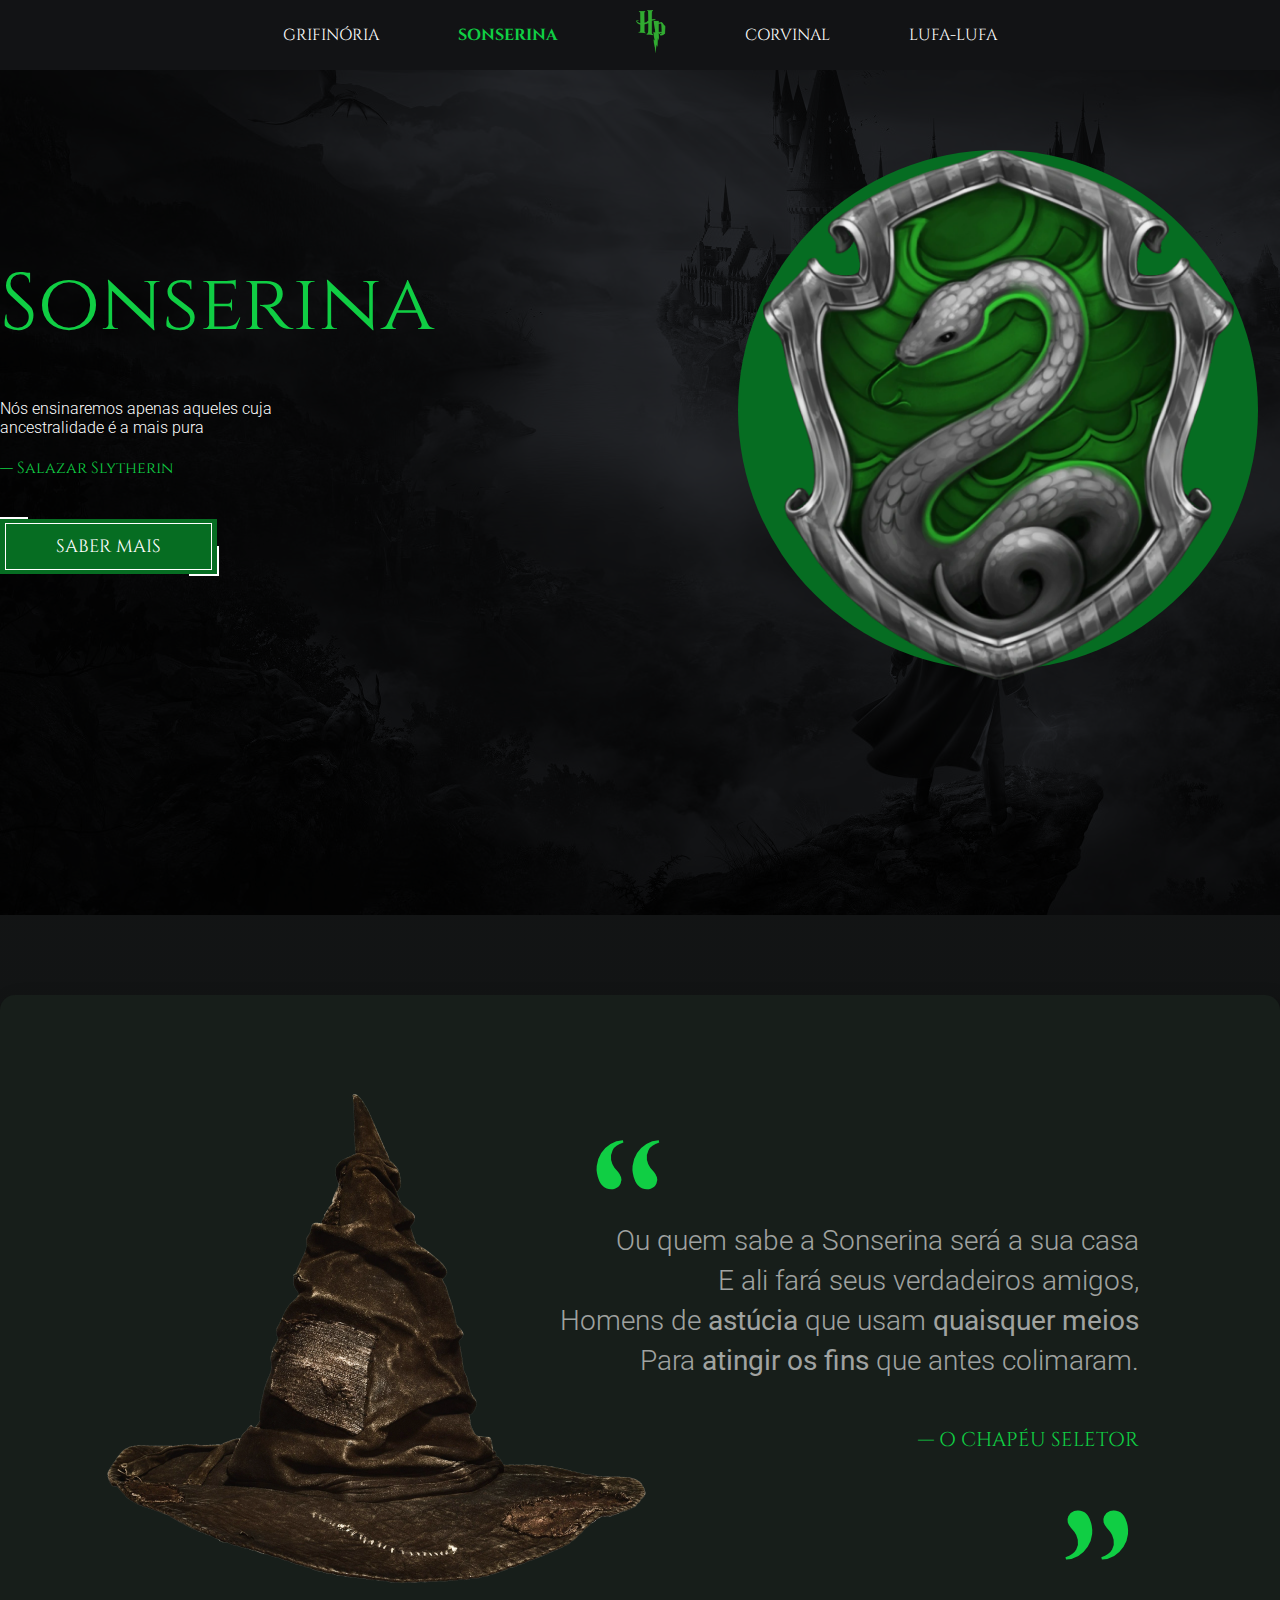
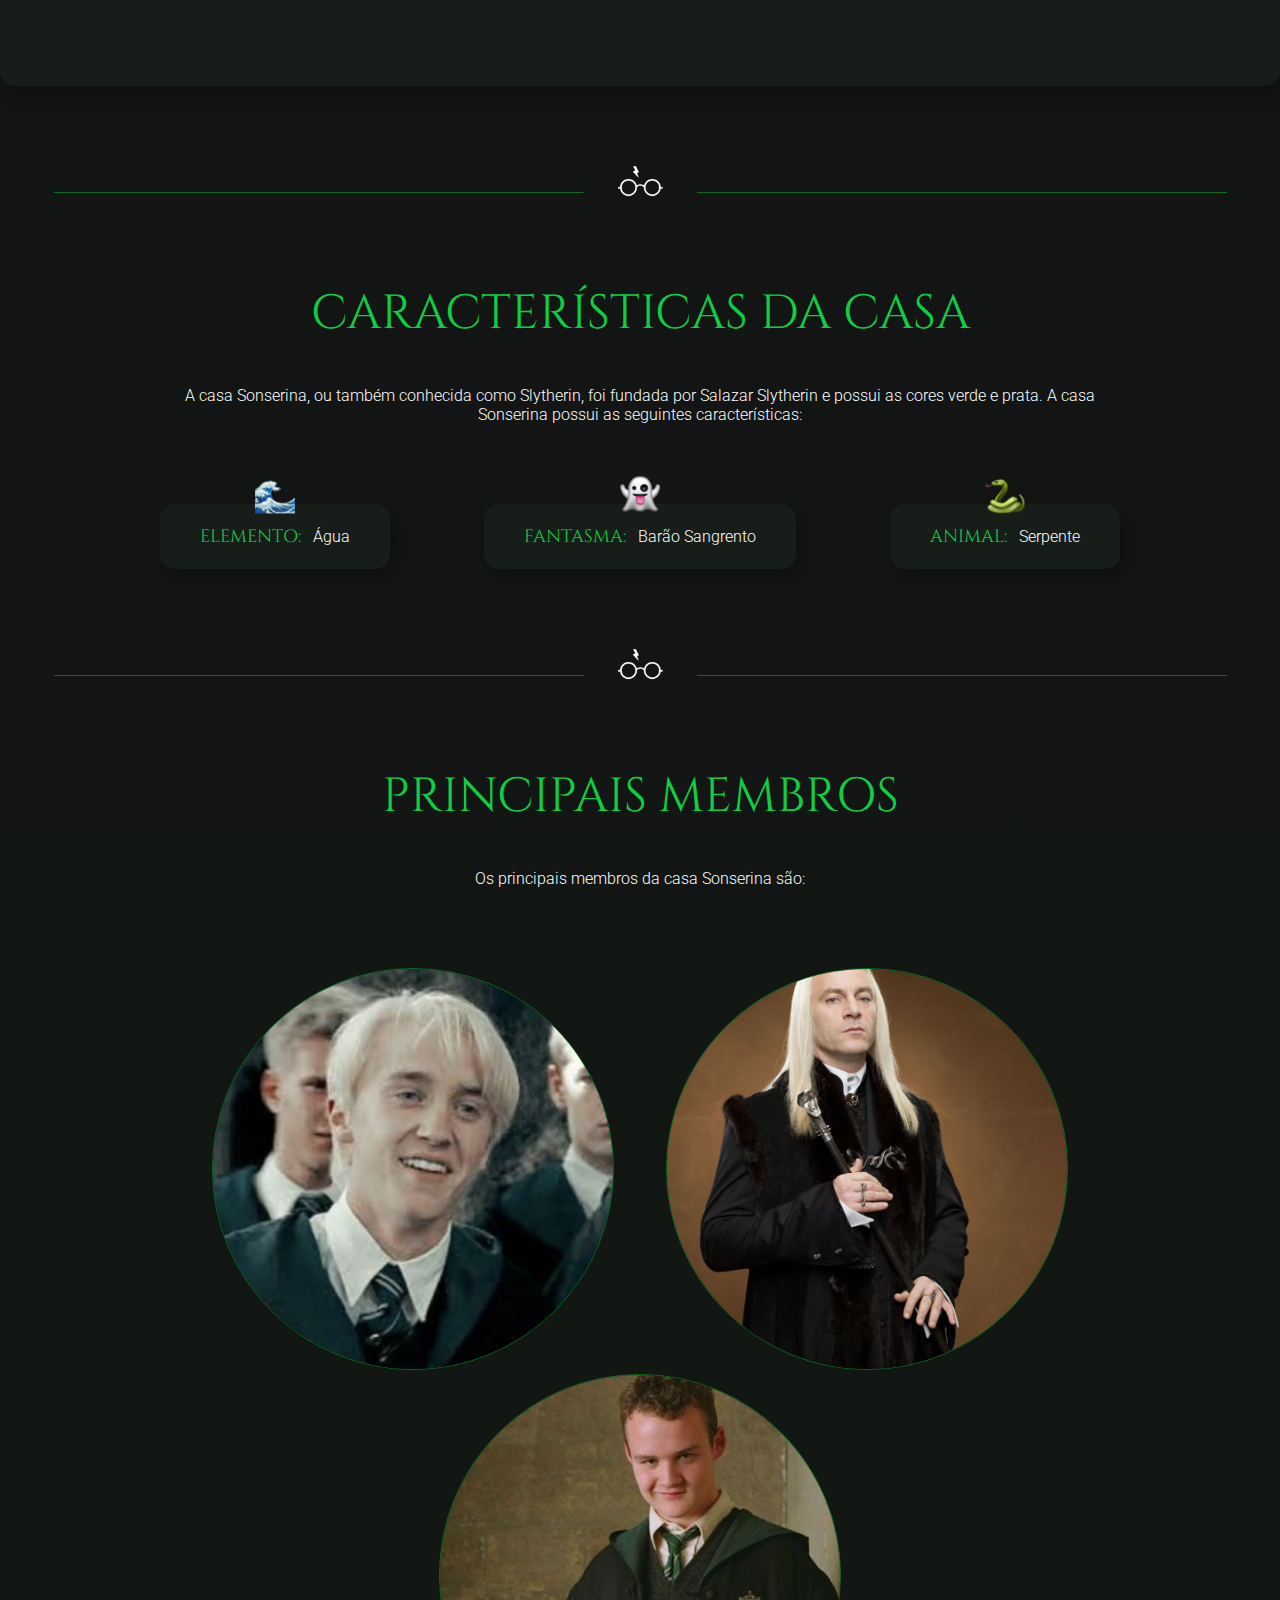
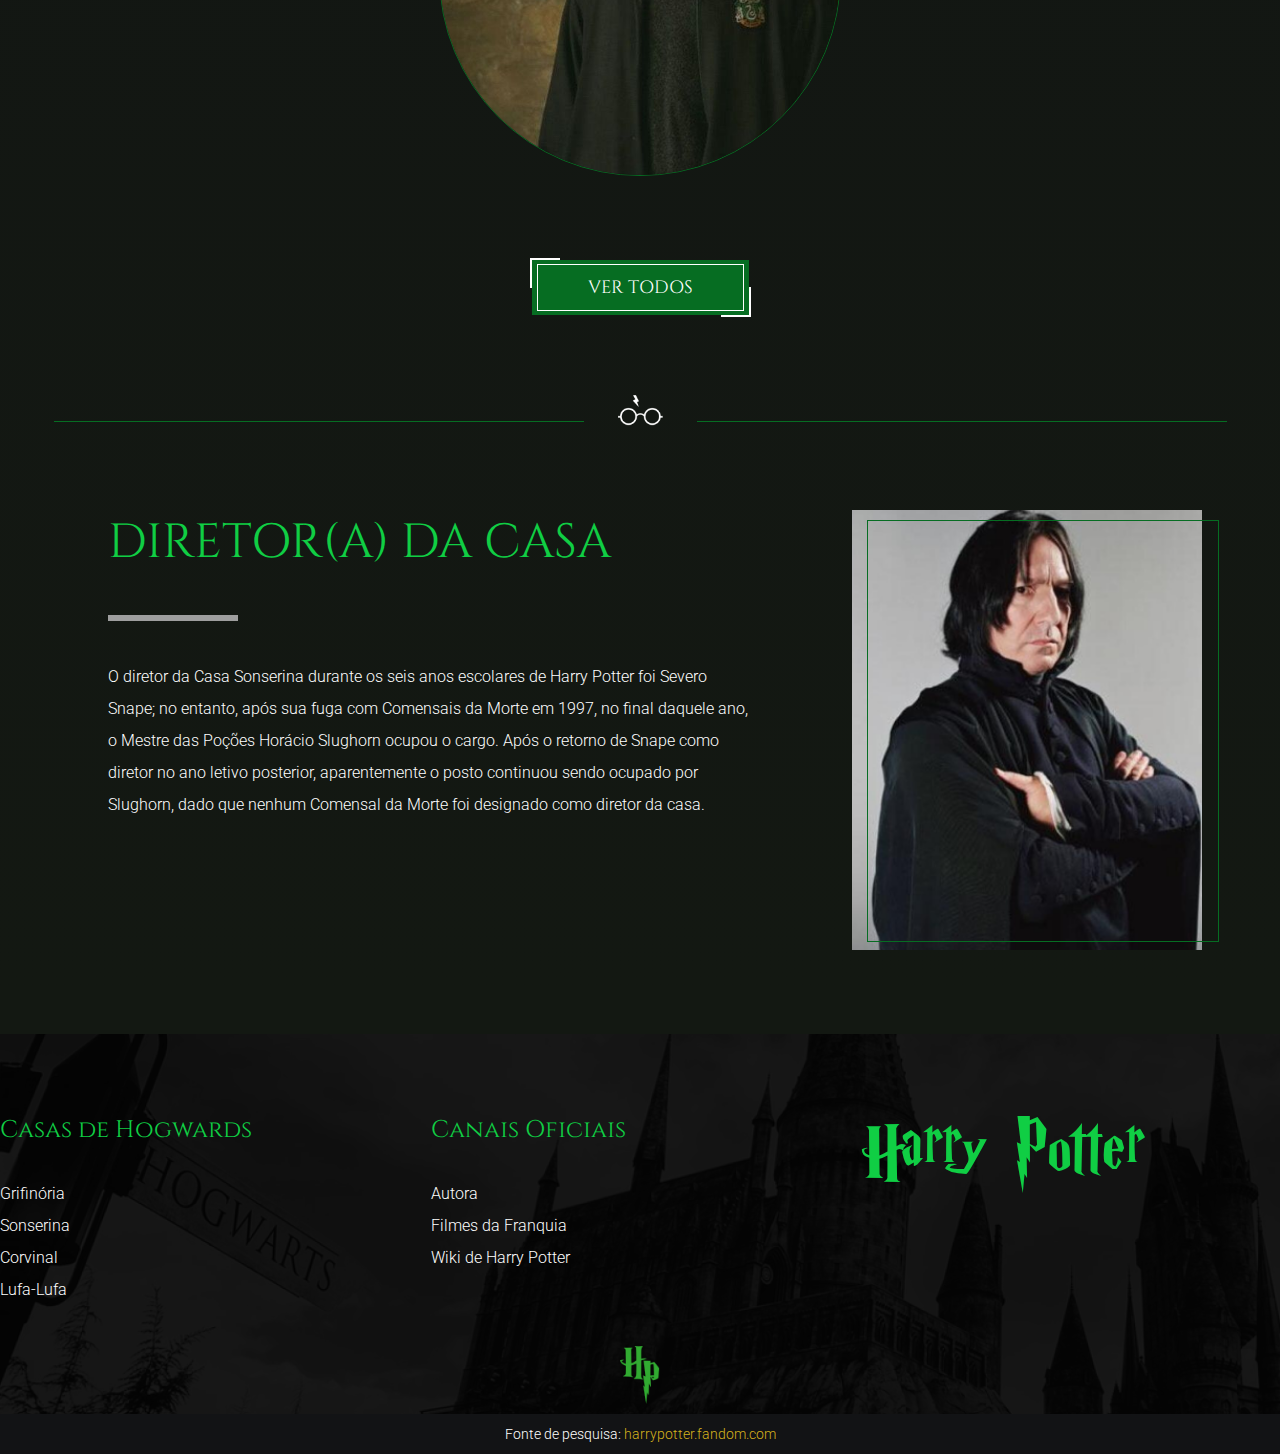
<file: sonserina.html>
<!DOCTYPE html>
<html lang="pt-BR">
<head>
  <meta charset="UTF-8">
  <meta http-equiv="X-UA-Compatible" content="IE=edge">
  <meta name="viewport" content="width=device-width, initial-scale=1.0">
  
  <link rel="stylesheet" href="css/global.css">
  <link rel="stylesheet" href="/css/houses-styles.css">
  
  <title>Harry Potter | Grifinória</title>
</head>
<body id="page-house-slytherin">

  <!-- NAVBAR - MENU -->

  <nav class="navbar">
    <ul>
      <li><a class="nav-item " href="/grifinoria.html">Grifinória</a></li>
      <li><a class="nav-item active" href="/sonserina.html">Sonserina</a></li>
      
      <li>
        <a class="nav-item" href="/">
          <img class="logo" src="/assets/images/logo-hp-green.png" alt="Harry Potter">
        </a>
      </li>
      
      <li><a class="nav-item" href="/corvinal.html">Corvinal</a></li>
      <li><a class="nav-item" href="/lufa-lufa.html">Lufa-Lufa</a></li>
    </ul>
  </nav> 

   <!-- HEADER - BANNER -->

   <header class="banner">
    <div class="container">
      <div class="header-infos">
        <h1>Sonserina</h1>
        <p>Nós ensinaremos apenas aqueles cuja ancestralidade é a mais pura</p>
        <p class="author">— Salazar Slytherin</p>
        <div class="button-wrapper">
          <div class="button-detail button-detail-left"></div>
          <button><span>Saber Mais</span></button>
          <div class="button-detail button-detail-right"></div>
        </div>
      </div>
      <div class="header-infos house-logo">
        <div class="circle-wrapper">
          <img src="/assets/images/house-slytherin-header.png" alt="Sonserina">
        </div>
      </div>
    </div>
  </header>

  <main>
    <!-- SECTION SELECTOR HAT QUOTE -->

    <section class="section container" id="selector-hat-quote">
      <div class="card">
        <div class="selector-hat">
          <img src="/assets/images/selector-hat.png" alt="Chapéu Seletor">
        </div>
        <div class="quote">
          <span class="quote-icon left">“</span>
          <p>Ou quem sabe a Sonserina será a sua casa <br>
            E ali fará seus verdadeiros amigos, <br>
            Homens de <b>astúcia</b> que usam <b>quaisquer meios</b> <br>
            Para <b>atingir os fins</b> que antes colimaram.
          </p> <br>
          <p class="author">— o chapéu seletor</p>
          <span class="quote-icon right">”</span>
        </div>
      </div>
    </section>

    <!-- SECTION DIVIDER -->

    <div class="section-divider container">
      <div class="section-divider-border"></div>
      <img src="/assets/images/harry-potter-icon.png" class="divider-icon">
      <div class="section-divider-border"></div>
    </div>

    <!-- SECTION HOUSE FEATURES -->

    <section class="section container" id="section-house-features">
      <h2>Características da Casa</h2>
      <p class="description">A casa Sonserina, ou também conhecida como Slytherin, foi fundada por  Salazar Slytherin e possui as cores verde e prata. A casa Sonserina possui as seguintes características:</p>
    
      <div class="house-features-container">
        <div class="card">
          <div class="icon"><img src="/assets/images/emoji-whater.png" alt="Água"></div>
          <span class="feature">Elemento:</span>
          <span class="feature-value">Água</span>
        </div>
        <div class="card" id="ghost">
          <div class="icon"><img src="/assets/images/emoji-ghost.png" alt="Fantasma"></div>
          <span class="feature">Fantasma:</span>
          <span class="feature-value">Barão Sangrento</span>
        </div>
        <div class="card">
          <div class="icon"><img src="/assets/images/emoji-snake.png" alt="Serpente"></div>
          <span class="feature">Animal:</span>
          <span class="feature-value">Serpente</span>
        </div>
      </div>
    </section>

    <!-- SECTION DIVIDER -->

    <div class="section-divider container">
      <div class="section-divider-border"></div>
      <img src="/assets/images/harry-potter-icon.png" class="divider-icon">
      <div class="section-divider-border"></div>
    </div>

    <!-- SECTION MEMBERS -->

    <section class="section container" id="section-house-members">
      <h2>Principais Membros</h2>
      <p class="description">Os principais membros da casa Sonserina são:</p>
    
      <div class="members">
        <div class="member-picture">
          <img src="/assets/images/house-members/member_slytherin_01.jpg" alt="Draco Malfoy">
        </div>

        <div class="member-picture">
          <img src="/assets/images/house-members/member_slytherin_02.jpg" alt="Lucio Malfoy">
        </div>

        <div class="member-picture">
          <img src="/assets/images/house-members/member_slytherin_03.jpg" alt="Gregório Goyle">
        </div>
      </div>

      <div class="actions">
        <div class="button-wrapper">
          <div class="button-detail button-detail-left"></div>
          <button>
            <span>Ver Todos</span>
          </button>
          <div class="button-detail button-detail-right"></div>
        </div>
      </div>
    </section>

    <!-- SECTION DIVIDER -->

    <div class="section-divider container">
      <div class="section-divider-border"></div>
      <img src="/assets/images/harry-potter-icon.png" class="divider-icon">
      <div class="section-divider-border"></div>
    </div>

    <!-- SECTION HOUSE DIRECTOR  -->

    <section class="section container" id="section-house-director">
      <div class="infos">
        <h2>Diretor(a) da Casa</h2>
        <div class="title-divider"></div>
        <p>O diretor da Casa Sonserina durante os seis anos escolares de Harry Potter foi Severo Snape; no entanto, após sua fuga com Comensais da Morte em 1997, no final daquele ano, o Mestre das Poções Horácio Slughorn ocupou o cargo. Após o retorno de Snape como diretor no ano letivo posterior, aparentemente o posto continuou sendo ocupado por Slughorn, dado que nenhum Comensal da Morte foi designado como diretor da casa.</p>
      </div>

      <div class="section-image">
        <div class="image-frame"></div>
        <img src="/assets/images/house-members/slytherin-director.png" alt="Severo Snape">
      </div>
    </section>
  </main>

   <!-- FOOTER -->

   <footer>
    <div class="footer-links container">
      <div class="footer-list">
        <h3>Casas de Hogwards</h3>
  
        <ul>
          <li><a href="/grifinoria.html">Grifinória</a></li>
          <li><a href="/sonserina.html">Sonserina</a></li>
          <li><a href="/corvinal.html">Corvinal</a></li>
          <li><a href="/lufa-lufa.html">Lufa-Lufa</a></li>
        </ul>
      </div>
  
      <div class="footer-list">
        <h3>Canais Oficiais</h3>
  
        <ul>
          <li><a href="/">Autora</a></li>
          <li><a href="/">Filmes da Franquia</a></li>
          <li><a href="/">Wiki de Harry Potter</a></li>
        </ul>
      </div>
  
      <div class="footer-logo">
        <h1>Harry Potter</h1>
      </div>
    </div>

    <div class="icon">
      <img src="/assets/images/logo-hp-green.png" alt="Harry Potter">
    </div>

    <div class="research-source">
      Fonte de pesquisa: <a href="http://www.harrypotter.fandom.com" target="_blank">harrypotter.fandom.com</a>
    </div>
  </footer>
</body>
</html>
</file>
<file: css/global.css>
/** Fonts **/
@import url('https://fonts.googleapis.com/css2?family=Cinzel:wght@400;700&display=swap');
@import url('https://fonts.googleapis.com/css2?family=Roboto:wght@300;400;700&display=swap');

@font-face {
  font-family: "Harry Potter";
  src: url("/assets/fonts/HARRYP__.TTF");
}

/** Reset CSS **/

* {
  padding: 0;
  margin: 0;
  border: 0;
}

body {
  font-family: Roboto, sans-serif;
  font-weight: 300;
  background-color: #121315;
  color: white;
}

h2, h3, h4 {
  font-family: Cinzel, serif;
  font-weight: normal;
}

h2 {
  font-size: 3rem;
}

h3 {
  font-size: 1.5rem;
}

/** Container **/

.container {
  max-width: 1440px;
  margin: auto;
}

/** Navbar **/

.navbar {
  padding: 10px 0;
  background-color: #121315;
  text-align: center;
  position: sticky;
  top: 0;
  z-index: 1;
}

.navbar ul li {
  font-family: Cinzel, serif;
  display: inline;
  margin: 37.5px;
  text-transform: uppercase;
  vertical-align: middle;
}

.navbar .nav-item {
  text-decoration: none;
  color: white;
}

.navbar .logo {
  width: 30px;
}

.navbar .nav-item.active {
  font-weight: bold;
}

/** Button **/

button {
  cursor: pointer;
  padding: 15px 5px;

  font-family: Cinzel, serif;
  font-size: 1.125rem;
  color: white;
  text-transform: uppercase;

  background: #B4710C;
}

button span {
  padding: 10px 50px;
  border: 1px solid white;
}

.button-wrapper {
  display: inline-block;
  position: relative;
  z-index: 0;
}

.button-wrapper .button-detail {
  width: 30px;
  height: 30px;
  background-color: white;
  position: absolute;

  z-index: -1;
}

.button-detail.button-detail-left {
  top: -2px;
  left: -2px;
}

.button-detail.button-detail-right {
  bottom: -2px;
  right: -2px;
}

/** Section Divider **/

.section-divider {
  text-align: center;
}

.section-divider-border {
  width: 530px;
  border-top: 1px solid #F2CD1E;
  display: inline-block;
  vertical-align: middle;
}

.section-divider .divider-icon {
  width: 45px;
  margin: 0 30px;
}

/** Footer **/

footer {
  min-height: 420px;
  background: url("/assets/images/footer-image.png") #0c0c0c no-repeat;
  background-size: cover;
  background-blend-mode: overlay;
  position: relative;
}

.footer-list, .footer-logo {
  display: inline-block;
}

.footer-links {
  padding: 80px 0 40px 0;
}

.footer-list {
  text-align: left;
  width: calc(100% / 3);
  vertical-align: top;
}

.footer-list h3 {
  margin-bottom: 32px;
}

.footer-list ul li {
  list-style: none;
  line-height: 2rem;
}

.footer-list ul li a {
  color: white;
  text-decoration: none;
}

.footer-logo h1 {
  font-family: 'Harry Potter', fantasy;
  font-weight: normal;
  color: #F2CD1E;
  font-size: 5rem;
  text-align: right;
}

footer .research-source {
  width: 100%;
  text-align: center;
  font-size: .875rem;
  background-color: #121315;
  padding: 12px 0;
  position: absolute;
  bottom: 0;
}

footer .research-source a {
  text-decoration: none;
  color: #F2CD1EDE;
}

footer .icon {
  text-align: center;
}

footer .icon img {
  width: 40px;
}

/** Scrollbar **/

/* width */
::-webkit-scrollbar {
  height: 10px;
}

/* Track - barra de progresso (fundo) */
::webkit-scrollbar-track {
  background-color: #1D1F21;
  border-radius: 10px;
}

/* Handle - barra de scroll */
::-webkit-scrollbar-thumb {
  background: #0B0C0D;
  border-radius: 10px;
}

::-webkit-scrollbar-track-piece {
  background-color: #1D1F21;
}
</file>
<file: css/home-styles.css>
h2, h3, h4 {
  color: #F2CD1E;
}

/** Header **/

.banner {
  height: 850px;
  text-align: right;
  background: url('/assets/images/banner-home.png') #121315 no-repeat;
  background-size: cover;
  position: relative;
}

.banner-gradient-mask {
  width: 100%;
  height: 100%;
  background: linear-gradient(90deg, rgba(0, 0, 0, 0) 1.54%, rgba(0, 0, 0, 0) 1.55%, rgba(0, 0, 0, .8) 98.85%);
  position: absolute;
}

.banner h1 {
  font-family: "Harry Potter", fantasy;
  font-size: 6rem;
  font-weight: normal;
  color: #F2CD1E;
}

.banner .container {
  padding: 250px 0;
  position: relative;
}

.banner p {
  margin: 40px 0;
  color: white;
  line-height: 1.5rem;
  max-width: 40%;
  position: relative;
  left: calc(100% - 40%);
}

/** Section **/

.section {
  margin: 80px auto;
}

section .infos {
  vertical-align: top;
}

section h2 {
  margin: 0;
}

section .infos, section .section-image {
  width: 49%;
  display: inline-block;
}

section .title-divider {
  width: 130px;
  border-top: 6px solid #B4710C;
  margin: 40px 0;
}

section .infos p {
  line-height: 2rem;
}

section .section-image {
  text-align: right;
  position: relative;
}

section .section-image img {
  width: 500px;
  height: 600px;
  object-fit: cover;
}

section .image-frame {
  width: 500px;
  height: 600px;
  border: 3px solid #B4710C;
  position: absolute;
  right: 15px;
  bottom: 15px;
}

section .section-image .frame-detail {
  position: absolute;
  bottom: -5px;
  right: -55px;

  width: 150px;
  height: auto;
}

section#section-books {
  text-align: center;
}

section#section-books p {
  line-height: 2rem;
  margin: 40px auto;
  max-width: 60%;
}

section#section-houses p {
  line-height: 2rem;
  margin: 40px auto;
  max-width: 60%;
  text-align: center;
}

section#section-houses .infos {
  writing-mode: vertical-lr;
  width: 100%;
}

section#section-houses .title-divider-vertical {
  background-color: #B4710C;
  width: 8px;
  height: 150px;
  margin: 0 40px;
}

section#section-houses .houses {
  writing-mode: horizontal-tb;
  padding-top: 80px;
  width: 100%;

  overflow-x: auto;
  white-space: nowrap;
}

section#section-houses .houses .card {
  background-color: #1D1F21;
  border-radius: 15px;
  width: 460px;
  height: 460px;
  text-align: center;
  padding: 40px;
  position: relative;
  display: inline-block;
  margin-right: 40px;
  margin-bottom: 40px;
}

section#section-houses .houses .card p {
  margin: 35px 0;
  max-width: 100%;
  font-size: .875rem;

  white-space: normal;
}

section#section-houses .houses .card h3 {
  margin-top: 35px;
}

section#section-houses .houses .card img {
  width: 150px;
  position: absolute;
  top: -80px;
  display: block;
  left: calc(50% - 70px);
}

section#section-houses .houses .card button span {
  padding: 10px 100px;
  font-size: 1rem;
}

/** Card **/

.card .card-info {
  margin-top: 100px;
}

.card#grifinoria button {
  background-color: #901212;
}

.card#sonserina button {
  background-color: #066D22;
}

.card#corvinal button {
  background-color: #00A3FF;
}

.card#lufa-lufa button {
  background-color: #c79b00;
}

/** Table **/

.align-right {
  text-align: right;
}


.align-left {
  text-align: left;
}

table {
  background-color: #1D1F21;
  border-radius: 15px;
  box-shadow: 6px 8px 20px rgba(0, 0, 0, .25);
  padding: 50px;

  width: 100%;
}

td, th {
  padding: 20px 0;
  border-bottom: 1px solid rgba(255, 255, 255, .15);
}

th {
  font-family: Cinzel, serif;
  font-weight: normal;
  font-size: 1.125rem;
  color: #F2CD1E;
}

tr {
  font-size: .875rem;
}
</file>
<file: css/houses-styles.css>
/** Header / Banner **/

.banner {
  height: 685px;
  background: url("/assets/images/banner-houses.png") #121315 no-repeat;
  background-size: cover;
  background-blend-mode: overlay;
  padding: 80px 0;
}

.banner .container .header-infos {
  display: inline-block;
  width: 49%;
  vertical-align: middle;
}

.banner .container .house-logo {
  text-align: right;
}

.banner .container .house-logo .circle-wrapper {
  height: 520px;
  width: 520px;
  border-radius: 50%;
  display: inline-block;
  position: relative;
}

.banner .container .house-logo .circle-wrapper img {
  width: 100%;
  height: 530px;
  object-fit: contain;
  position: absolute;
  left: 0;
}

.banner h1 {
  font-family: Cinzel, serif;
  font-weight: normal;
  font-size: 5rem;
  margin-bottom: 40px;
}

.banner p {
  max-width: 350px;
}

.banner p.author {
  font-family: Cinzel, serif;
  text-transform: capitalize;
  margin-top: 20px;
}

.banner .button-wrapper {
  margin-top: 40px;
}

/* Section */

.section {
  margin-bottom: 80px;
  margin-top: 80px;
}

.section h2 {
  text-transform: uppercase;
  text-align: center;
}

.section .description {
  max-width: 970px;
  text-align: center;
  margin: 40px auto;
}

#selector-hat-quote .card {
  padding: 95px 100px;
}

#selector-hat-quote .card .quote {
  max-width: 59.5%;
  text-align: right;
  position: relative;
}

#selector-hat-quote .card .selector-hat {
  width: 40%;
}

#selector-hat-quote .card .quote,
#selector-hat-quote .card .selector-hat {
  display: inline-block;
  vertical-align: middle;
}

#selector-hat-quote .card .quote p {
  font-size: 1.75rem;
  line-height: 2.5rem;
  color: rgba(255, 255, 255, .6);
  text-indent: 5rem;
}

#selector-hat-quote .card .quote .author {
  font-family: Cinzel, serif;
  font-size: 1.25rem;
  margin-top: 20px;
  text-transform: uppercase;
}

#selector-hat-quote .card .quote .quote-icon {
  font-family: Cinzel, serif;
  font-size: 16rem;
  position: absolute;
}

#selector-hat-quote .card .quote .quote-icon.left {
  top: -130px;
  left: 50px;
}

#selector-hat-quote .card .quote .quote-icon.right {
  right: 0;
}

#section-house-features .house-features-container {
  text-align: center;
}

#section-house-features .house-features-container .card {
  display: inline-block;
  margin-top: 40px;
  padding: 20px 40px;
  position: relative;
}

#section-house-features .house-features-container .card#ghost {
  margin: 0 90px;
}

#section-house-features .house-features-container .card .feature {
  font-family: Cinzel, serif;
  font-size: 1.125rem;
  text-transform: uppercase;
  margin-right: 8px;
}

#section-house-features .house-features-container .card .icon {
  position: absolute;
  top: -30px;
  left: 0;
  width: 100%;
}

#section-house-features .house-features-container .card .icon img {
  width: 40px;
  height: 40px;
  object-fit: contain;
  object-position: bottom;
}

#section-house-members .members {
  margin-top: 80px;
  text-align: center;
}

#section-house-members .members .member-picture {
  display: inline-block;
  margin: 0 24px;
}

#section-house-members .members .member-picture img {
  width: 400px;
  height: 400px;
  border-radius: 50%;
  object-fit: cover;
  border: 1px solid;
}

#section-house-members .actions {
  text-align: center;
  margin-top: 80px;
}

#section-house-director {
  text-align: center;
}

#section-house-director .infos {
  width: 50%;
  display: inline-block;
  text-align: left;
  vertical-align: top;
  margin-right: 100px;
}

#section-house-director .infos h2 {
  text-align: left;
}

#section-house-director .infos p {
  line-height: 2rem;
}

#section-house-director .title-divider {
  width: 130px;
  border-top: 6px solid;
  margin: 40px 0;
}

#section-house-director .section-image {
  width: 25%;
  display: inline-block;
  position: relative;
}

#section-house-director .section-image img {
  width: 350px;
  height: 440px;
  object-fit: cover;
}

#section-house-director .section-image .image-frame {
  border: 1px solid;
  position: absolute;
  width: 350px;
  height: 420px;
  top: 10px;
  left: 15px;
}

/* Card */

.card {
  background-color: black;
  border-radius: 15px;
  box-shadow: 6px 8px 20px rgba(0, 0, 0, .25);
  padding: 40px;
}

/*******************************/
/** House Color - Gryffindor **/
/*****************************/

#page-house-gryffindor {
  background: linear-gradient(180deg, #121315 3.04%, #1B0909 90.21%);
}

#page-house-gryffindor .navbar .nav-item.active {
  color: red;
}

#page-house-gryffindor .banner .container .house-logo .circle-wrapper,
#page-house-gryffindor button {
  background-color: #901212;
}

#page-house-gryffindor h1,
#page-house-gryffindor h2,
#page-house-gryffindor h3,
#page-house-gryffindor .author,
#page-house-gryffindor #selector-hat-quote .card .quote p.author,
#page-house-gryffindor .quote-icon,
#page-house-gryffindor .feature {
  color: #BF8328;
}

#page-house-gryffindor .card {
  background-color: #1E171A;
}

#page-house-gryffindor .section-divider .section-divider-border,
#page-house-gryffindor #section-house-members .member-picture img, 
#page-house-gryffindor #section-house-director .section-image .image-frame {
  border-color: #B4710C;
}

#page-house-gryffindor #section-house-director .title-divider {
  border-color: #901212;
}

/******************************/
/** House Color - Slytherin **/
/****************************/

#page-house-slytherin {
  background: linear-gradient(180deg, #121315 3.04%, #131812 90.21%);
}

#page-house-slytherin .navbar .nav-item.active {
  color: #10CE44;
}

#page-house-slytherin .banner .container .house-logo .circle-wrapper,
#page-house-slytherin button {
  background-color: #066D22;
}

#page-house-slytherin h1,
#page-house-slytherin h2,
#page-house-slytherin h3,
#page-house-slytherin .author,
#page-house-slytherin #selector-hat-quote .card .quote p.author,
#page-house-slytherin .quote-icon,
#page-house-slytherin .feature {
  color: #10CE44;
}

#page-house-slytherin .card {
  background-color: #171E1A;
}

#page-house-slytherin .section-divider .section-divider-border,
#page-house-slytherin #section-house-members .member-picture img, 
#page-house-slytherin #section-house-director .section-image .image-frame {
  border-color: #066D22;
}

#page-house-slytherin #section-house-director .title-divider {
  border-color: #9E9E9E;
}

/******************************/
/** House Color - Ravenclaw **/
/****************************/

#page-house-ravenclaw {
  background: linear-gradient(180deg, #121315 3.04%, #10171D 90.21%);
}

#page-house-ravenclaw .navbar .nav-item.active {
  color: #00A3FF;
}

#page-house-ravenclaw .banner .container .house-logo .circle-wrapper,
#page-house-ravenclaw button {
  background-color: #855C42;
}

#page-house-ravenclaw h1,
#page-house-ravenclaw h2,
#page-house-ravenclaw h3,
#page-house-ravenclaw .author,
#page-house-ravenclaw #selector-hat-quote .card .quote p.author,
#page-house-ravenclaw .quote-icon,
#page-house-ravenclaw .feature {
  color: #00A3FF;
}

#page-house-ravenclaw .card {
  background-color: #17191E;
}

#page-house-ravenclaw .section-divider .section-divider-border,
#page-house-ravenclaw #section-house-members .member-picture img, 
#page-house-ravenclaw #section-house-director .section-image .image-frame {
  border-color: #00A3FF;
}

#page-house-ravenclaw #section-house-director .title-divider {
  border-color: #855C42;
}

/******************************/
/** House Color - Hufflepuff **/
/****************************/

#page-house-hufflepuff {
  background: linear-gradient(180deg, #121315 3.04%, #1D1B10 90.21%);
}

#page-house-hufflepuff .navbar .nav-item.active {
  color: #EAB600;
}

#page-house-hufflepuff .banner .container .house-logo .circle-wrapper,
#page-house-hufflepuff button {
  background-color: #EAB600
}

#page-house-hufflepuff h1,
#page-house-hufflepuff h2,
#page-house-hufflepuff h3,
#page-house-hufflepuff .author,
#page-house-hufflepuff #selector-hat-quote .card .quote p.author,
#page-house-hufflepuff .quote-icon,
#page-house-hufflepuff .feature {
  color: #EAB600;
}

#page-house-hufflepuff .card {
  background-color: #1E1D17;
}

#page-house-hufflepuff .section-divider .section-divider-border,
#page-house-hufflepuff #section-house-members .member-picture img, 
#page-house-hufflepuff #section-house-director .section-image .image-frame {
  border-color: #EAB600;
}

#page-house-hufflepuff #section-house-director .title-divider {
  border-color: #EACC64;
}
</file>
